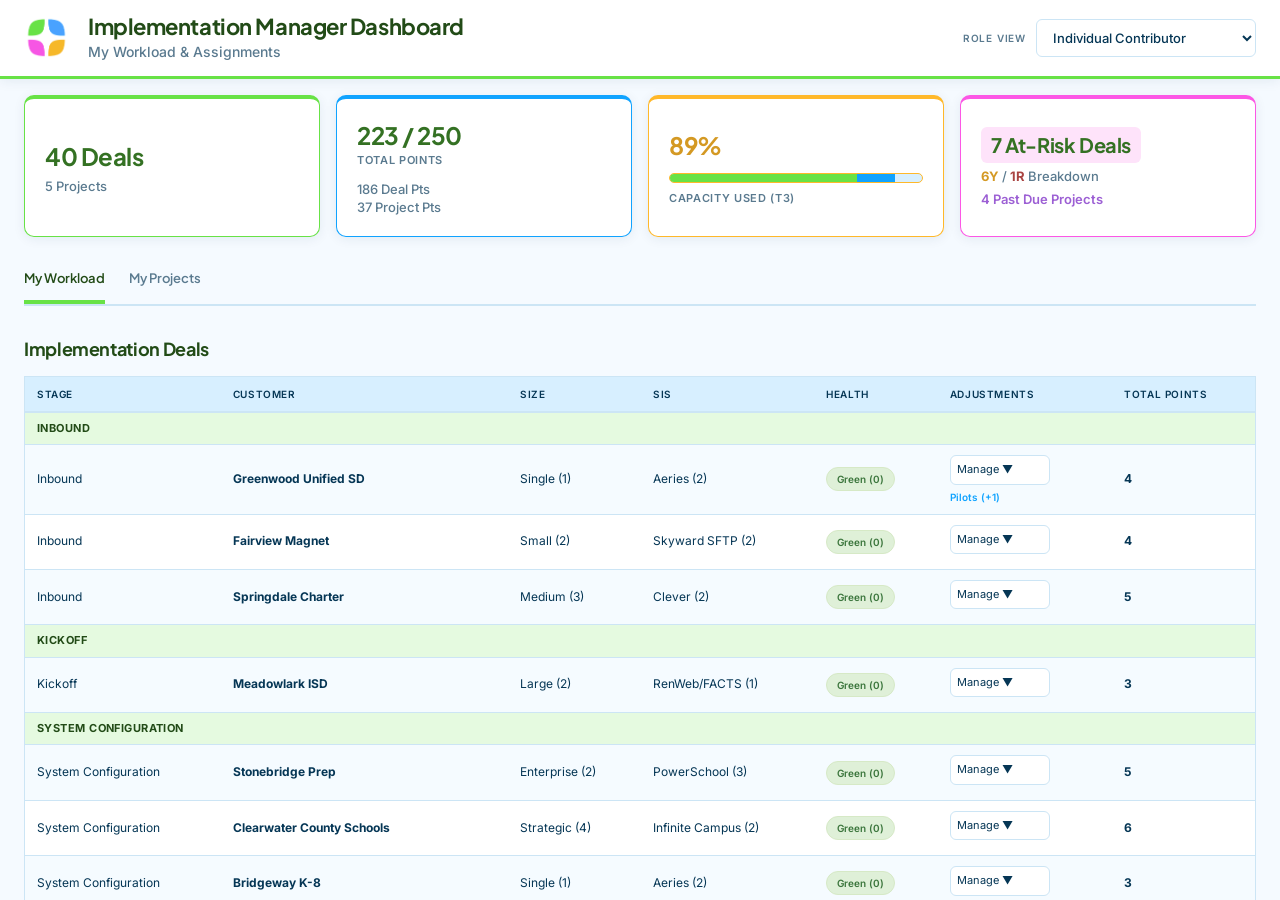
<file: index.html>
<!DOCTYPE html>
<html lang="en">
<head>
  <meta charset="UTF-8" />
  <title>ParentSquare — IM Workload Dashboard</title>
  <meta name="viewport" content="width=device-width, initial-scale=1.0" />
  <link href="https://fonts.googleapis.com/css2?family=Inter:wght@400;500;600;700&family=Plus+Jakarta+Sans:wght@500;600;700&display=swap" rel="stylesheet">
  <link rel="stylesheet" href="shared/brand.css">
  <link rel="stylesheet" href="shared/shell.css">
</head>
<body class="shell">
  <a class="skip-link" href="#dashboard-main">Skip to dashboard content</a>

  <header class="chrome" role="banner">
    <div class="chrome-brand">
      <img src="logo.png" alt="ParentSquare Logo" />
      <div>
        <h1 class="chrome-title">Implementation Manager Dashboard</h1>
        <p id="chrome-sub" class="chrome-sub">My Workload &amp; Assignments</p>
      </div>
    </div>
    <div class="chrome-controls">
      <label for="dashboard-role">Role view</label>
      <select id="dashboard-role" name="dashboard-role" aria-describedby="role-hint">
        <option value="ic">Individual Contributor</option>
        <option value="lead">Team Lead</option>
        <option value="manager">Manager</option>
      </select>
    </div>
    <p id="role-hint" class="sr-only">
      Switches between the individual contributor, team lead, and manager dashboard layouts.
    </p>
  </header>

  <div id="role-announcement" class="sr-only" aria-live="polite" aria-atomic="true"></div>

  <main id="dashboard-main" class="frame-wrap" role="main" aria-label="Dashboard content for selected role">
    <iframe
      id="frame-ic"
      class="is-active"
      title="Individual Contributor — My Workload"
      data-src="ic.html?embed=1"
    ></iframe>
    <iframe
      id="frame-lead"
      title="Team Lead — Territory Overview"
      data-src="LeadView.html?embed=1"
    ></iframe>
    <iframe
      id="frame-manager"
      title="Manager — Total Team Workload"
      data-src="ManagerView.html?embed=1"
    ></iframe>
  </main>

  <script>
    (function () {
      const select = document.getElementById("dashboard-role");
      const subtitle = document.getElementById("chrome-sub");
      const announce = document.getElementById("role-announcement");
      const frames = {
        ic: document.getElementById("frame-ic"),
        lead: document.getElementById("frame-lead"),
        manager: document.getElementById("frame-manager"),
      };
      const meta = {
        ic: {
          subtitle: "My Workload & Assignments",
          announce: "Showing Individual Contributor view — My Workload.",
        },
        lead: {
          subtitle: "EST Regional Workload",
          announce: "Showing Team Lead view — Implementation Team Lead Dashboard.",
        },
        manager: {
          subtitle: "Total Team Workload",
          announce: "Showing Manager view — Total Team Workload.",
        },
      };

      var activeKey = null;
      var dirtyFrames = { ic: false, lead: false, manager: false };
      var SYNC_MSG = { type: "imworkdash-team-updated" };

      function ensureFrameSrc(el) {
        if (!el.getAttribute("src")) {
          el.setAttribute("src", el.getAttribute("data-src"));
        }
      }

      function preloadFrames() {
        Object.keys(frames).forEach(function (k) {
          ensureFrameSrc(frames[k]);
        });
      }

      function activate(key) {
        if (!frames[key] || key === activeKey) return;
        activeKey = key;
        Object.keys(frames).forEach(function (k) {
          const el = frames[k];
          ensureFrameSrc(el);
          el.classList.toggle("is-active", k === key);
        });
        const info = meta[key];
        if (info) {
          subtitle.textContent = info.subtitle;
          announce.textContent = info.announce;
        }
        if (select.value !== key) {
          select.value = key;
        }
        if (location.hash !== "#" + key) {
          history.replaceState(null, "", "#" + key);
        }
        if (dirtyFrames[key]) {
          dirtyFrames[key] = false;
          var frame = frames[key];
          if (frame && frame.contentWindow) {
            try {
              frame.contentWindow.postMessage(SYNC_MSG, "*");
            } catch (err) { /* unloaded */ }
          }
        }
      }

      function keyFromHash() {
        const hash = (location.hash || "").replace(/^#/, "");
        return frames[hash] ? hash : null;
      }

      select.addEventListener("change", function () {
        requestAnimationFrame(function () {
          activate(select.value);
        });
      });

      window.addEventListener("hashchange", function () {
        const key = keyFromHash();
        if (key) activate(key);
      });

      const initial = keyFromHash() || select.value;
      select.value = initial;
      activate(initial);
      requestAnimationFrame(preloadFrames);

      window.addEventListener("message", function (e) {
        if (!e.data || e.data.type !== "imworkdash-team-updated") return;
        Object.keys(frames).forEach(function (key) {
          var frame = frames[key];
          if (!frame || !frame.contentWindow) return;
          if (e.source === frame.contentWindow) return;
          if (key === activeKey) {
            try {
              frame.contentWindow.postMessage(SYNC_MSG, "*");
            } catch (err) { /* cross-origin or unloaded */ }
          } else {
            dirtyFrames[key] = true;
          }
        });
      });
    })();
  </script>
</body>
</html>
</file>
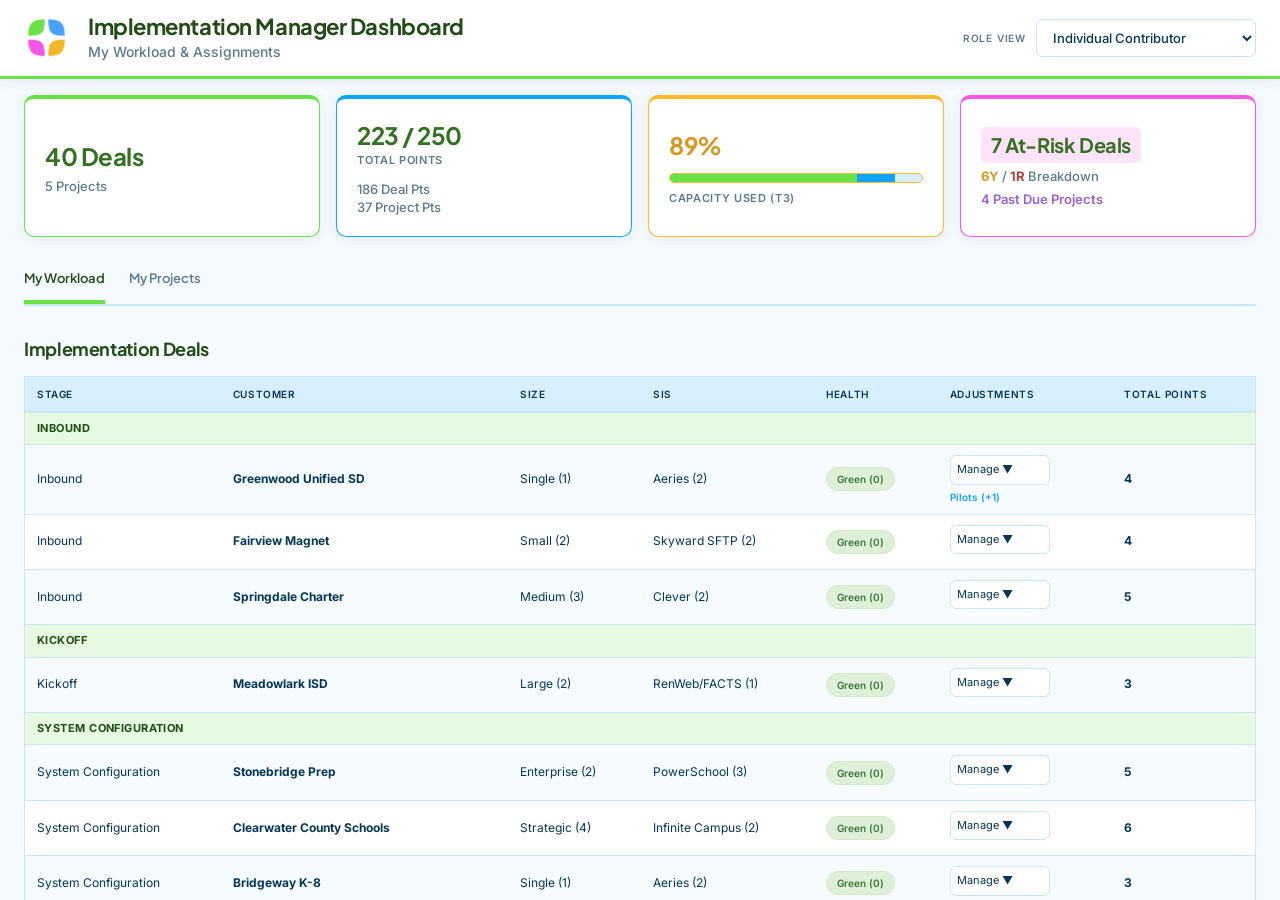
<file: dashboard.html>
<!DOCTYPE html>
<html lang="en">
<head>
  <meta charset="UTF-8" />
  <title>Redirecting…</title>
  <meta http-equiv="refresh" content="0; url=./" />
  <script>
    location.replace("./" + (location.hash || ""));
  </script>
</head>
<body>
  <p><a href="./">Continue to the IM Workload Dashboard</a></p>
</body>
</html>
</file>
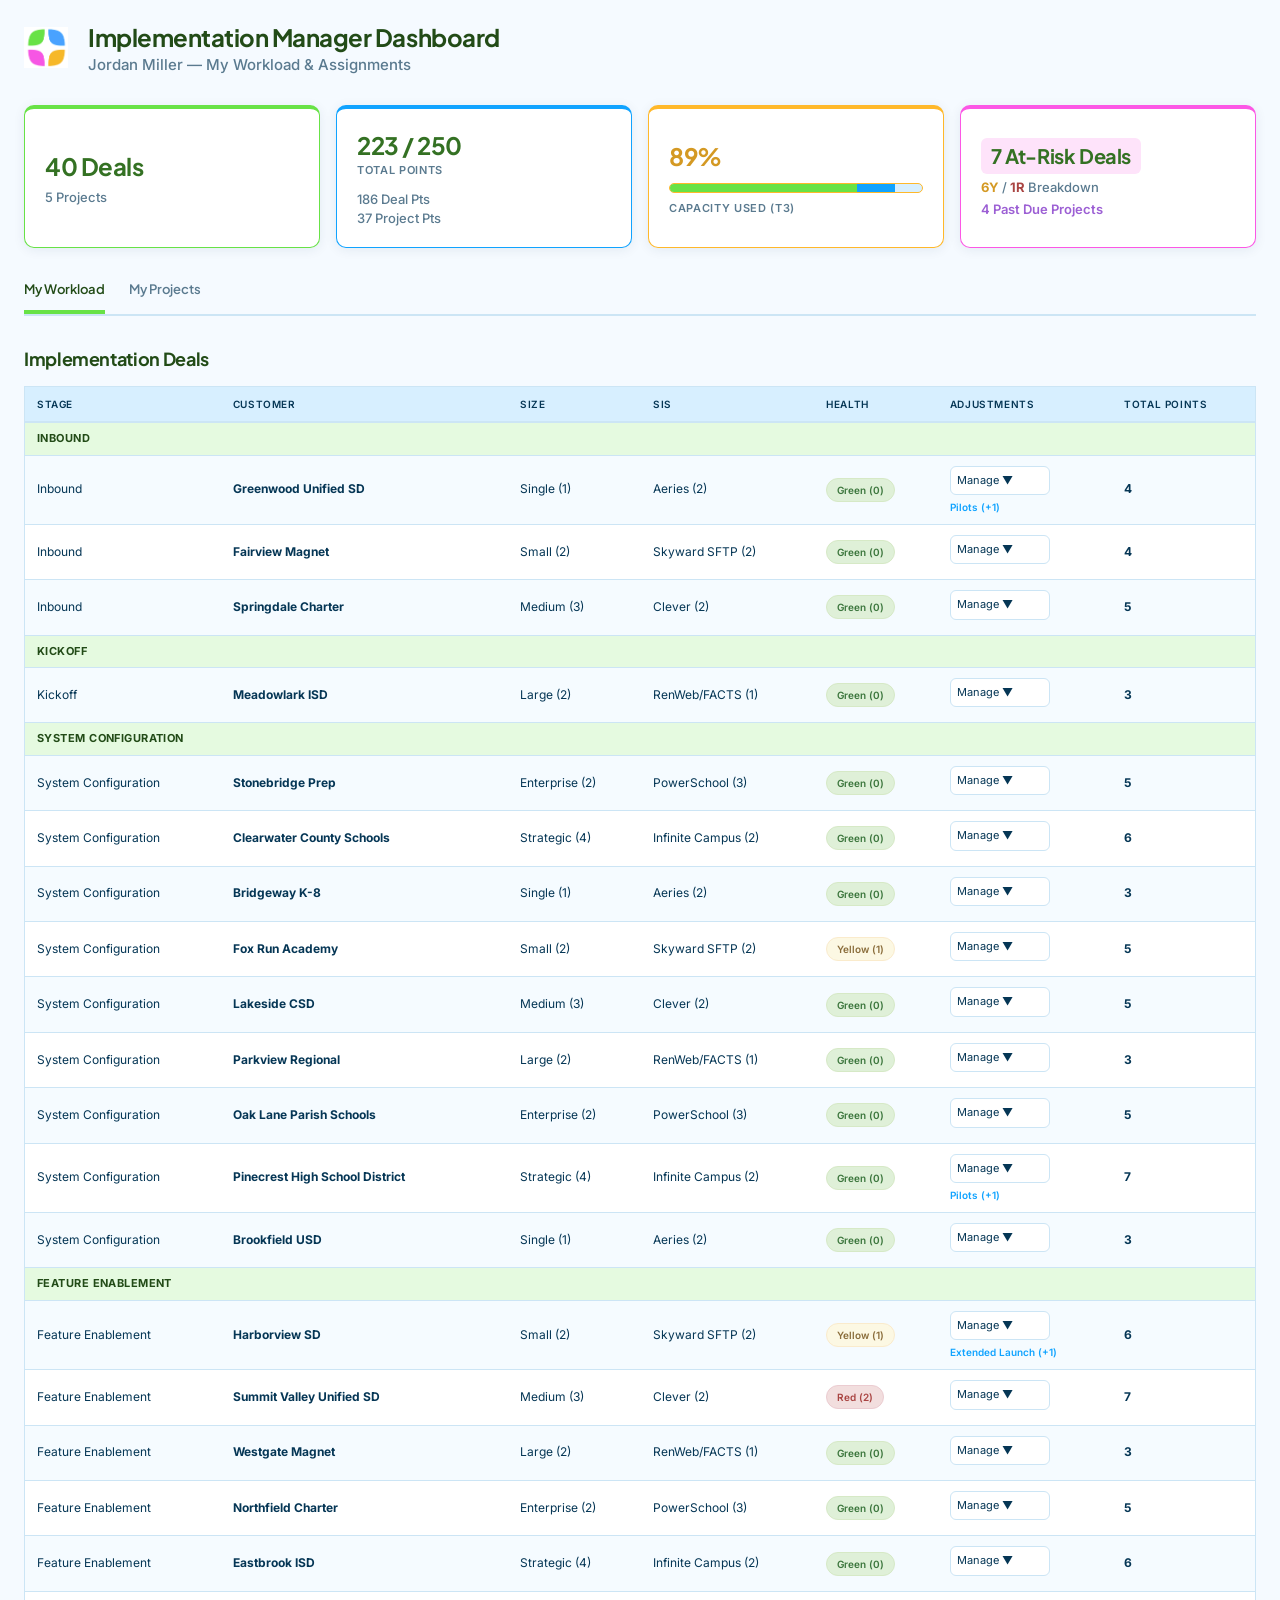
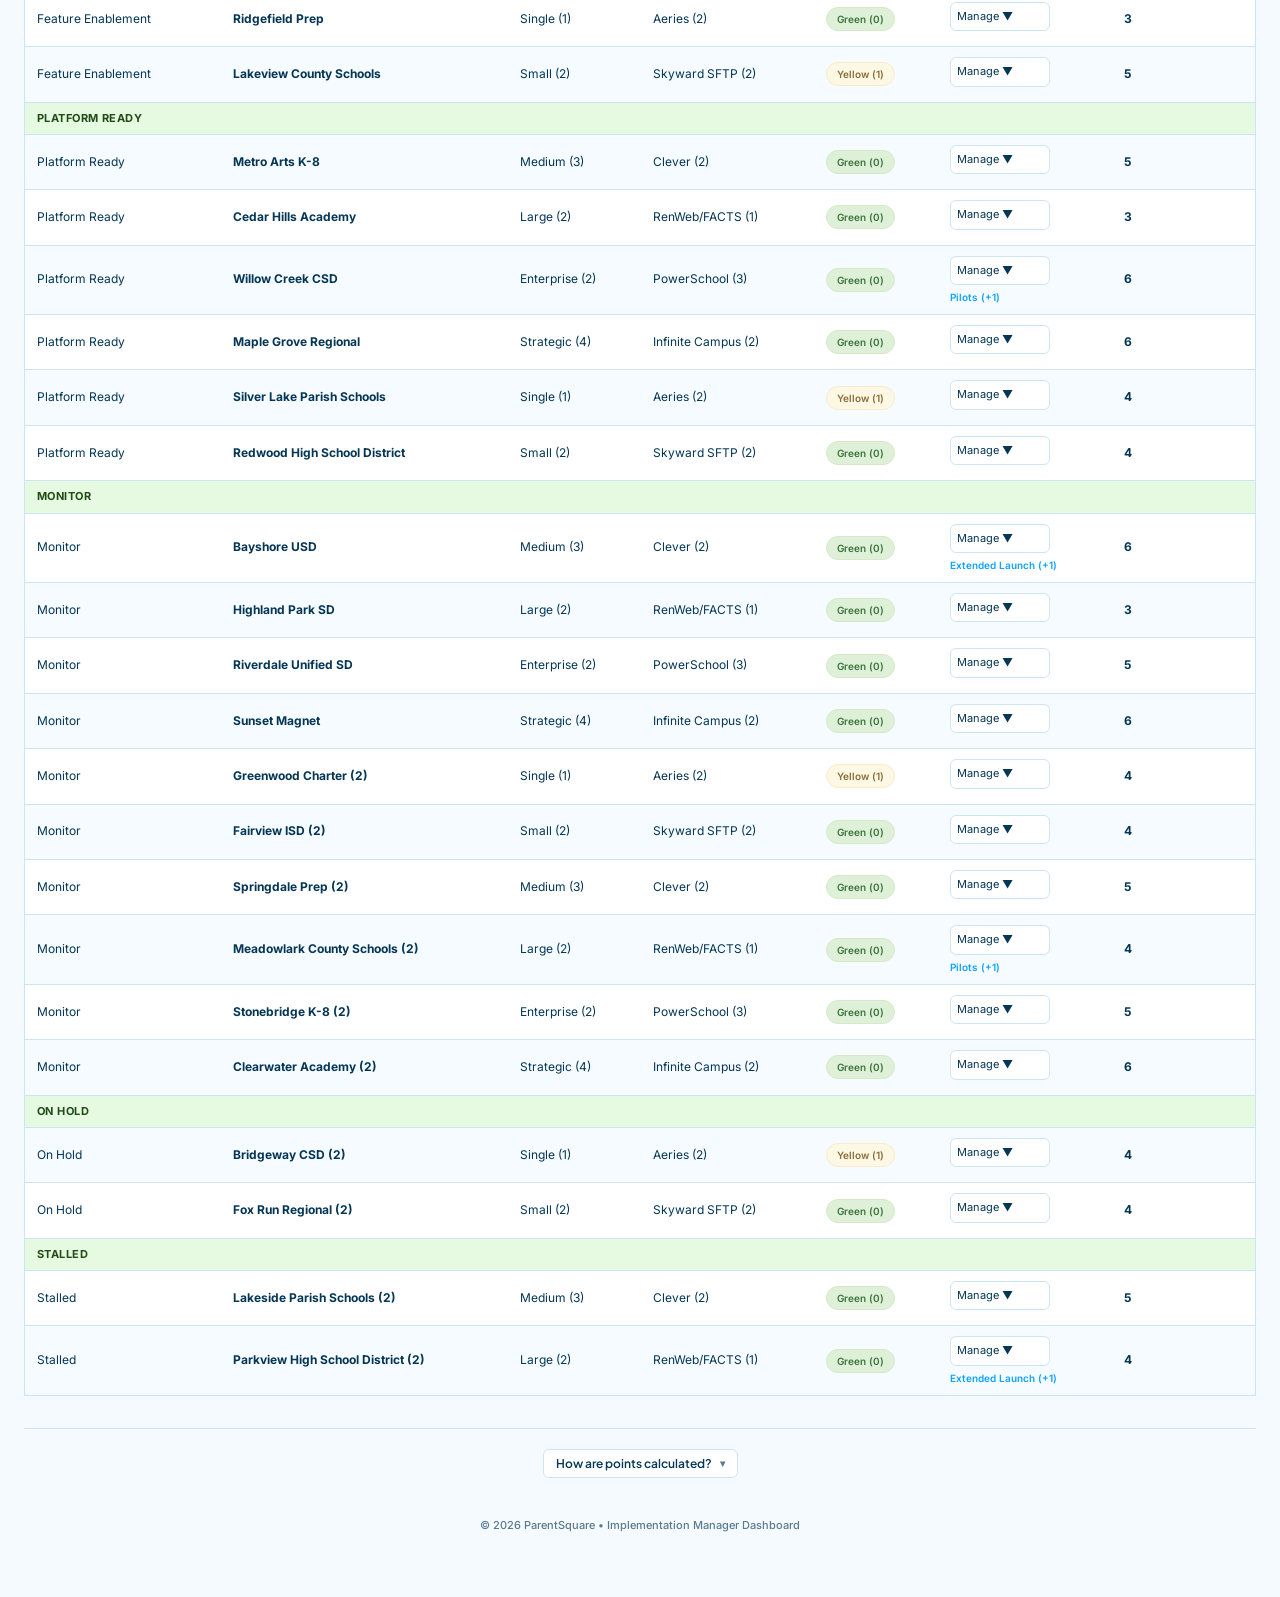
<file: ic.html>
<!DOCTYPE html>
<html lang="en">
<head>
  <meta charset="UTF-8" />
  <title>ParentSquare IM Dashboard</title>
  <meta name="viewport" content="width=device-width, initial-scale=1.0" />
  <link href="https://fonts.googleapis.com/css2?family=Inter:wght@400;500;600;700&family=Plus+Jakarta+Sans:wght@500;600;700&display=swap" rel="stylesheet">
  <link rel="stylesheet" href="shared/brand.css">
  <link rel="stylesheet" href="shared/dashboard.css">
  <link rel="stylesheet" href="shared/embed.css">
  <link rel="stylesheet" href="shared/points-legend.css">
  <script src="shared/embed.js"></script>
  <script src="shared/metrics-format.js"></script>
  <script src="shared/team-data.js"></script>
  <script src="shared/ic-sync.js"></script>
  <script src="shared/projects-data.js"></script>
  <script src="shared/view-sync.js"></script>
  <style>
    .card .main-val { font-size: 24px; }
    .summary-cap-bar { height: 10px; }
    table { margin-bottom: 30px; overflow: visible; }
    .tab-panel { display: none; }
    .tab-panel.active { display: block; }
  </style>
</head>
<body>

<div class="container">
  <header>
    <div class="logo"><img src="logo.png" alt="ParentSquare Logo"></div>
    <div class="header-text">
      <h1>Implementation Manager Dashboard</h1>
      <p>My Workload & Assignments</p>
    </div>
  </header>

  <div class="summary">
    <div class="card card-summary-deals">
        <div class="main-val"><span id="stat-deals-count">0</span> Deals</div>
        <div class="sub-val"><span id="stat-projects-count">0</span> Projects</div>
    </div>
    <div class="card card-summary-points">
        <div class="main-val"><span id="stat-total-pts">0</span> / <span id="stat-tier-max">250</span></div>
        <div class="label" style="margin-top: 0; margin-bottom: 8px;">Total Points</div>
        <div class="sub-val"><span id="stat-deal-pts">0</span> Deal Pts</div>
        <div class="sub-val" style="margin-top: 0;"><span id="stat-proj-pts">0</span> Project Pts</div>
    </div>
    <div class="card card-summary-capacity">
        <div id="stat-cap-pct" class="main-val">0%</div>
        <div class="summary-cap-bar">
            <div id="fill-deals" class="cap-fill-deals"></div>
            <div id="fill-projects" class="cap-fill-projects"></div>
        </div>
        <div class="label">Capacity Used (T3)</div>
    </div>
    <div class="card card-summary-risk">
        <div class="risk-highlight">
            <div id="stat-risk-total" class="main-val" style="font-size: 20px;">0 At-Risk Deals</div>
        </div>
        <div id="stat-risk-breakdown" class="sub-val">0Y / 0R Breakdown</div>
        <div id="stat-past-due-proj" class="sub-val">0 Past Due Projects</div>
    </div>
  </div>

  <div class="sub-tabs main-sub-tabs">
    <div id="tab-my-workload" class="sub-tab active" role="tab" aria-selected="true" tabindex="0" onclick="ICView.switchICTab('workload')">My Workload</div>
    <div id="tab-my-projects" class="sub-tab" role="tab" aria-selected="false" tabindex="0" onclick="ICView.switchICTab('projects')">My Projects</div>
  </div>

  <div id="view-my-workload" class="tab-panel active">
    <div class="section-header">Implementation Deals</div>
    <table>
      <thead><tr><th>Stage</th><th>Customer</th><th>Size</th><th>SIS</th><th>Health</th><th>Adjustments</th><th>Total Points</th></tr></thead>
      <tbody id="my-deals-body"></tbody>
    </table>
  </div>

  <div id="view-my-projects" class="tab-panel">
    <div class="section-header">Strategic Projects</div>
    <table class="projects-table">
      <thead>
        <tr>
          <th>Project Name</th>
          <th>Role</th>
          <th>Type</th>
          <th>Complexity</th>
          <th>Team Size</th>
          <th>Start</th>
          <th>End Date</th>
          <th>Total Points</th>
        </tr>
      </thead>
      <tbody id="my-projects-body"></tbody>
    </table>
  </div>

  <footer>© 2026 ParentSquare • Implementation Manager Dashboard</footer>
</div>

<script src="shared/ic-view.js"></script>
<script src="shared/points-legend.js"></script>
</body>
</html>
</file>
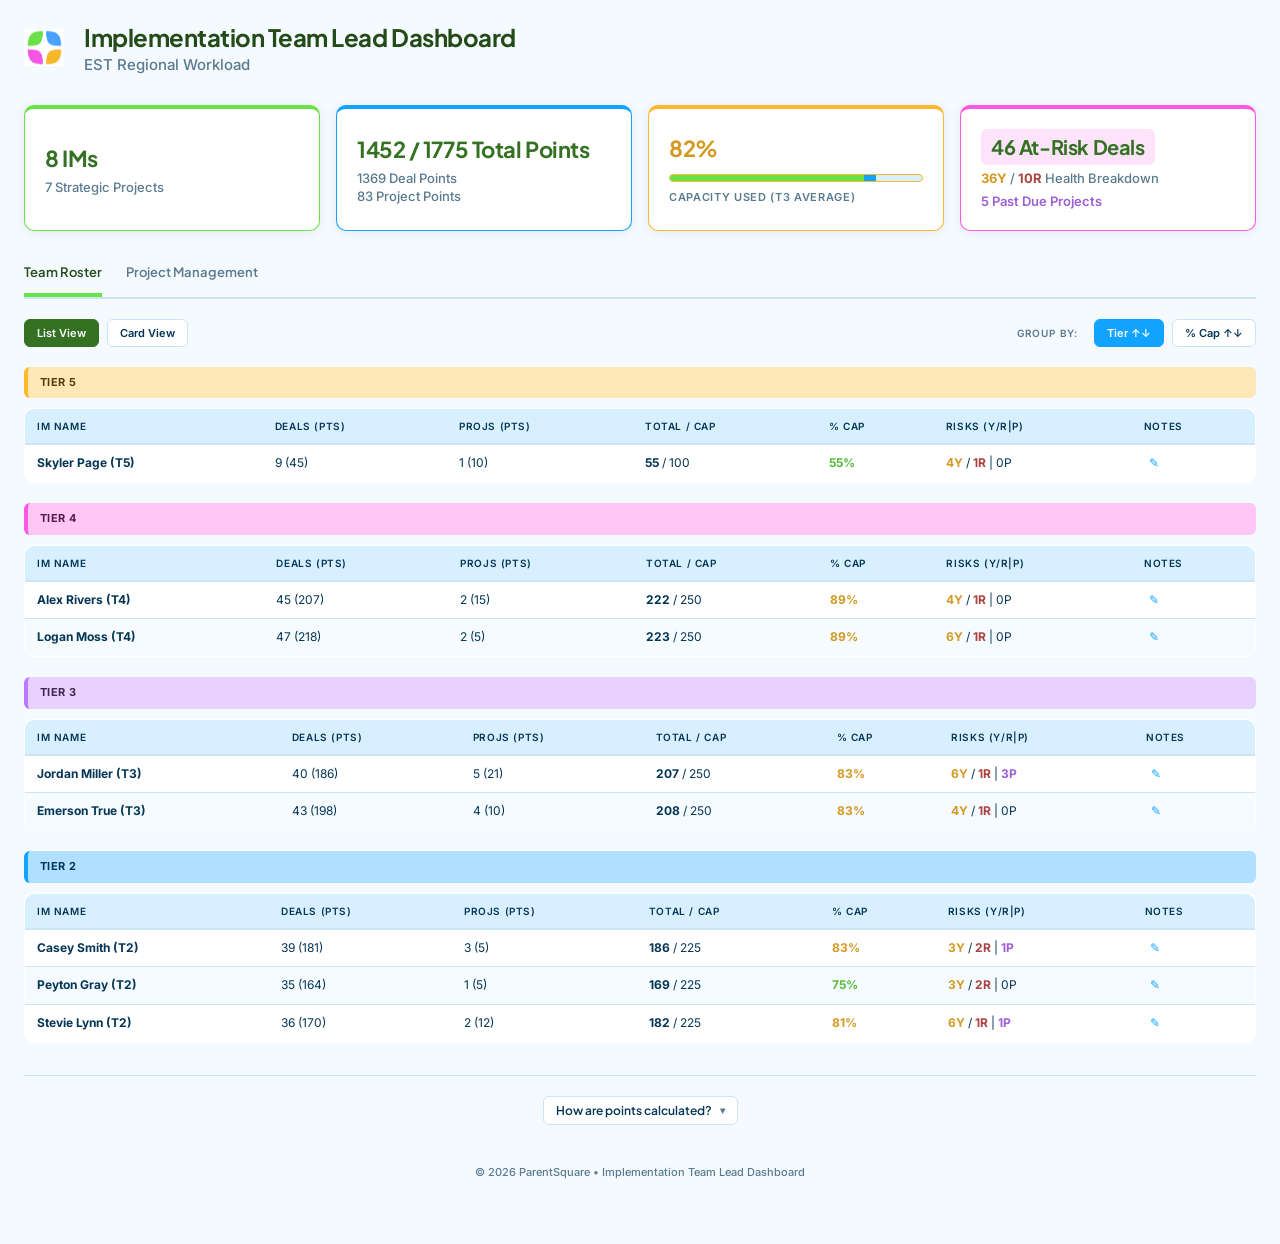
<file: LeadView.html>
<!DOCTYPE html>
<html lang="en">
<head>
  <meta charset="UTF-8" />
  <title>ParentSquare - Territory Overview</title>
  <meta name="viewport" content="width=device-width, initial-scale=1.0" />
  <link href="https://fonts.googleapis.com/css2?family=Inter:wght@400;500;600;700&family=Plus+Jakarta+Sans:wght@500;600;700&display=swap" rel="stylesheet">
  <link rel="stylesheet" href="shared/brand.css">
  <link rel="stylesheet" href="shared/dashboard.css">
  <link rel="stylesheet" href="shared/embed.css">
  <link rel="stylesheet" href="shared/points-legend.css">
  <link rel="stylesheet" href="shared/lead-view.css">
  <script src="shared/embed.js"></script>
  <script src="shared/metrics-format.js"></script>
  <script src="shared/team-data.js"></script>
  <script src="shared/ic-sync.js"></script>
  <script src="shared/projects-data.js"></script>
  <script src="shared/view-sync.js"></script>
  <style>
    .logo img { height: 40px; width: 40px; }
    .modal-overlay.is-open { display: flex; }
  </style>
</head>
<body>

<div class="container">
  <header>
    <div class="logo"><img src="logo.png" alt="ParentSquare"></div>
    <div class="header-text">
      <h1>Implementation Team Lead Dashboard</h1>
      <p id="lead-header-sub">EST Regional Workload</p>
    </div>
  </header>

  <div class="summary">
    <div class="card card-summary-deals">
        <div class="main-val"><span id="t-im-count">0</span> IMs</div>
        <div class="sub-val"><span id="t-strat-proj">0</span> Strategic Projects</div>
    </div>
    <div class="card card-summary-points">
        <div class="main-val"><span id="t-total-pts">0</span> / <span id="t-max-pts">0</span> Total Points</div>
        <div class="sub-val"><span id="t-deal-pts">0</span> Deal Points</div>
        <div class="sub-val" style="margin-top:0;"><span id="t-proj-pts">0</span> Project Points</div>
    </div>
    <div class="card card-summary-capacity">
        <div id="t-cap-pct" class="main-val">0%</div>
        <div class="summary-cap-bar">
            <div id="t-fill-deals" class="cap-fill-deals"></div>
            <div id="t-fill-projects" class="cap-fill-projects"></div>
        </div>
        <div class="label">Capacity Used (T3 Average)</div>
    </div>
    <div class="card card-summary-risk">
        <div class="risk-highlight">
            <div id="t-risk-total" class="main-val" style="font-size: 20px;">0 At-Risk Deals</div>
        </div>
        <div id="t-risk-breakdown" class="sub-val">0Y / 0R Health Breakdown</div>
        <div id="t-past-due-proj" class="sub-val">0 Past Due Projects</div>
    </div>
  </div>

  <div class="sub-tabs lead-main-tabs">
    <div id="lead-tab-roster" class="sub-tab active" onclick="LeadView.switchMainTab('roster')">Team Roster</div>
    <div id="lead-tab-projects" class="sub-tab" onclick="LeadView.switchMainTab('projects')">Project Management</div>
  </div>

  <div id="lead-view-roster" class="lead-tab-panel active">
    <div class="controls">
      <div class="control-group">
        <button id="btn-list" class="btn-action active" onclick="LeadView.switchLayout('list')">List View</button>
        <button id="btn-card" class="btn-action" onclick="LeadView.switchLayout('card')">Card View</button>
      </div>
      <div class="control-group">
        <span class="eyebrow" style="margin-right: 8px;">Group By:</span>
        <button id="sort-tier" class="btn-action btn-sort active-sort" onclick="LeadView.setSort('tier')">Tier ↑↓</button>
        <button id="sort-cap" class="btn-action btn-sort" onclick="LeadView.setSort('cap')">% Cap ↑↓</button>
      </div>
    </div>
    <div id="territory-display"></div>
  </div>

  <div id="lead-view-projects" class="lead-tab-panel">
    <div class="sub-tabs assignment-sub-tabs lead-project-subtabs">
      <div id="lead-proj-tab-roster" class="sub-tab active" onclick="LeadView.switchProjectSubTab('roster')">Project Roster</div>
      <div id="lead-proj-tab-mine" class="sub-tab" onclick="LeadView.switchProjectSubTab('mine')">My Projects</div>
      <div id="lead-proj-tab-new" class="sub-tab" onclick="LeadView.switchProjectSubTab('new')">New Project</div>
    </div>

    <div id="lead-proj-panel-roster" class="lead-project-panel active">
      <div class="section-header">Project Roster</div>
      <p class="lead-form-hint" style="margin-top:-8px; margin-bottom:14px;">Strategic projects for <span id="lead-tz-label">EST</span>. IMs from any time zone may collaborate (0–6 contributors per project; lead is separate).</p>

      <div class="lead-roster-section">
        <div class="section-header lead-roster-section-title">Territory Project Leads</div>
        <p class="lead-form-hint lead-roster-section-desc">Projects whose <strong>lead</strong> is an IM in <span class="lead-tz-label-inline">EST</span> — all contributors are listed (any region, not bolded).</p>
        <table class="projects-table projects-table--territory-leads">
          <colgroup>
            <col class="col-project">
            <col class="col-lead">
            <col class="col-role">
            <col class="col-type">
            <col class="col-complexity">
            <col class="col-team-size">
            <col class="col-start">
            <col class="col-end">
            <col class="col-contributors">
            <col class="col-sponsor">
            <col class="col-points">
            <col class="col-edit">
          </colgroup>
          <thead>
            <tr>
              <th class="col-project">Project</th>
              <th class="col-lead">Lead</th>
              <th class="col-role">Role</th>
              <th class="col-type">Type</th>
              <th class="col-complexity">Complexity</th>
              <th class="col-team-size">Team Size</th>
              <th class="col-start">Start</th>
              <th class="col-end">End</th>
              <th class="col-contributors">Contributors</th>
              <th class="col-sponsor">Sponsor</th>
              <th class="col-points">Total Points</th>
              <th class="col-edit" aria-label="Edit"></th>
            </tr>
          </thead>
          <tbody id="lead-project-roster-leads-body"></tbody>
        </table>
      </div>

      <div class="lead-roster-section lead-roster-section--by-im">
        <div class="section-header lead-roster-section-title">Projects by <span class="lead-tz-label-inline">EST</span> IM</div>
        <p class="lead-form-hint lead-roster-section-desc">Each <span class="lead-tz-label-inline">EST</span> IM — projects they <strong>lead</strong> or <strong>contribute</strong> to. Click a name to expand or collapse.</p>
        <div class="controls lead-im-project-controls">
          <div class="control-group">
            <span class="eyebrow" style="margin-right: 8px;">Sort by:</span>
            <button id="lead-im-sort-tier" type="button" class="btn-action btn-sort active-sort" onclick="LeadView.setImProjectSort()">Tier ↑↓</button>
          </div>
          <span id="lead-im-sort-hint" class="lead-form-hint lead-im-sort-hint">Highest tier first</span>
        </div>
        <div id="lead-im-project-sections"></div>
      </div>
    </div>

    <div id="lead-proj-panel-mine" class="lead-project-panel">
      <div class="section-header">My Projects</div>
      <p class="lead-form-hint" style="margin-top:-8px; margin-bottom:14px;">Projects assigned to <span id="lead-persona-label">Alex Rivers</span> (visible after start date).</p>
      <table class="projects-table">
        <thead>
          <tr>
            <th>Project Name</th>
            <th>Role</th>
            <th>Type</th>
            <th>Complexity</th>
            <th>Team Size</th>
            <th>Start</th>
            <th>End</th>
            <th>Total Points</th>
          </tr>
        </thead>
        <tbody id="lead-my-projects-body"></tbody>
      </table>
    </div>

    <div id="lead-proj-panel-new" class="lead-project-panel">
      <div class="section-header">New Project</div>
      <form id="lead-new-project-form" class="lead-new-project-form" onsubmit="LeadView.submitNewProject(event)">
        <div class="lead-form-field">
          <label for="np-name">Project name</label>
          <input type="text" id="np-name" required placeholder="e.g. District Communications Rollout">
        </div>
        <div class="lead-form-field">
          <label for="np-lead">Project lead</label>
          <select id="np-lead" required onchange="LeadView.onNewProjectLeadChange()"></select>
          <p class="lead-form-hint"><span id="lead-tz-hint">EST</span> territory — <strong>Tier 3+</strong> only (T1/T2 cannot lead).</p>
        </div>
        <div class="lead-form-field">
          <label for="np-contributors">IMs working on the project</label>
          <div class="lead-contrib-picker">
            <div class="lead-contrib-picker-row">
              <select id="np-contributors"></select>
              <button type="button" class="btn-action" id="np-contrib-add" onclick="LeadView.addProjectContributor()">Add</button>
            </div>
            <ul id="np-contributors-list" class="lead-contrib-list" aria-live="polite"></ul>
          </div>
          <p class="lead-form-hint" id="np-contrib-hint">Select one IM at a time — up to <strong>6</strong> contributors (<strong>Tier 2+</strong>; T1 excluded). All regions.</p>
        </div>
        <div class="lead-form-field">
          <label for="np-total-contributors">Total contributors (all teams)</label>
          <input type="number" id="np-total-contributors" min="0" step="1" value="0" required>
          <p class="lead-form-hint">Org-wide headcount for contributor-scope points (must be ≥ listed IMs above).</p>
        </div>
        <div class="lead-form-row">
          <div class="lead-form-field">
            <label for="np-type">Type of project</label>
            <select id="np-type" required>
              <option value="Internal">Internal</option>
              <option value="Cross-Collaboration">Cross-Collaboration</option>
            </select>
          </div>
          <div class="lead-form-field">
            <label for="np-complexity">Complexity</label>
            <select id="np-complexity" required>
              <option value="Easy">Easy</option>
              <option value="Medium">Medium</option>
              <option value="Hard">Hard</option>
            </select>
          </div>
        </div>
        <div class="lead-form-field">
          <label for="np-sponsor">Project sponsor</label>
          <select id="np-sponsor" required></select>
        </div>
        <div class="lead-form-row">
          <div class="lead-form-field">
            <label for="np-start">Start date</label>
            <input type="date" id="np-start" required>
            <p class="lead-form-hint">When the project appears in each IC’s My Projects tab.</p>
          </div>
          <div class="lead-form-field">
            <label for="np-end">End date</label>
            <input type="date" id="np-end" required>
          </div>
        </div>
        <p id="lead-form-success" class="lead-form-success">Project submitted and assigned to roster.</p>
        <div class="lead-form-actions">
          <button type="button" class="btn-action" onclick="LeadView.resetNewProjectForm()">Clear</button>
          <button type="submit" class="btn-action active">Submit Project</button>
        </div>
      </form>
    </div>
  </div>

  <div id="project-edit-modal" class="modal-overlay">
    <div class="modal modal--project-edit">
      <h3 id="project-edit-modal-title" class="lead-project-edit-title">Edit project</h3>
      <form id="lead-edit-project-form" class="lead-new-project-form lead-edit-project-form" onsubmit="LeadView.submitEditProject(event)">
        <div class="lead-form-field">
          <label for="ep-name">Project name</label>
          <input type="text" id="ep-name" required>
        </div>
        <div class="lead-form-field">
          <label for="ep-lead">Project lead</label>
          <select id="ep-lead" required onchange="LeadView.onEditProjectLeadChange()"></select>
          <p class="lead-form-hint"><span id="ep-tz-hint">EST</span> territory — <strong>Tier 3+</strong> only (T1/T2 cannot lead).</p>
        </div>
        <div class="lead-form-field">
          <label for="ep-contributors">IMs working on the project</label>
          <div class="lead-contrib-picker">
            <div class="lead-contrib-picker-row">
              <select id="ep-contributors"></select>
              <button type="button" class="btn-action" id="ep-contrib-add" onclick="LeadView.addEditProjectContributor()">Add</button>
            </div>
            <ul id="ep-contributors-list" class="lead-contrib-list" aria-live="polite"></ul>
          </div>
          <p class="lead-form-hint" id="ep-contrib-hint">Select one IM at a time — up to <strong>6</strong> contributors.</p>
        </div>
        <div class="lead-form-field">
          <label for="ep-total-contributors">Total contributors (all teams)</label>
          <input type="number" id="ep-total-contributors" min="0" step="1" value="0" required>
          <p class="lead-form-hint">Org-wide headcount for contributor-scope points (must be ≥ listed IMs above).</p>
        </div>
        <div class="lead-form-row">
          <div class="lead-form-field">
            <label for="ep-type">Type of project</label>
            <select id="ep-type" required>
              <option value="Internal">Internal</option>
              <option value="Cross-Collaboration">Cross-Collaboration</option>
            </select>
          </div>
          <div class="lead-form-field">
            <label for="ep-complexity">Complexity</label>
            <select id="ep-complexity" required>
              <option value="Easy">Easy</option>
              <option value="Medium">Medium</option>
              <option value="Hard">Hard</option>
            </select>
          </div>
        </div>
        <div class="lead-form-field">
          <label for="ep-sponsor">Project sponsor</label>
          <select id="ep-sponsor" required></select>
        </div>
        <div class="lead-form-row">
          <div class="lead-form-field">
            <label for="ep-start">Start date</label>
            <input type="date" id="ep-start" required>
          </div>
          <div class="lead-form-field">
            <label for="ep-end">End date</label>
            <input type="date" id="ep-end" required>
          </div>
        </div>
        <div class="lead-form-actions">
          <button type="button" class="btn-action" onclick="LeadView.closeEditProjectModal()">Cancel</button>
          <button type="submit" class="btn-action active">Save changes</button>
        </div>
      </form>
    </div>
  </div>

  <div id="note-modal" class="modal-overlay">
    <div class="modal">
      <h3 id="modal-im-name" style="margin:0; font-size:14px; color:var(--ps-dark-green);">Edit Notes</h3>
      <textarea id="note-text"></textarea>
      <div style="display:flex; justify-content:flex-end; gap:8px;">
        <button class="btn-action" onclick="LeadView.closeModal()">Cancel</button>
        <button class="btn-action active" onclick="LeadView.saveNote()">Save</button>
      </div>
    </div>
  </div>

  <footer>© 2026 ParentSquare • Implementation Team Lead Dashboard</footer>
</div>

<script src="shared/lead-view.js"></script>
<script src="shared/points-legend.js"></script>
</body>
</html>
</file>
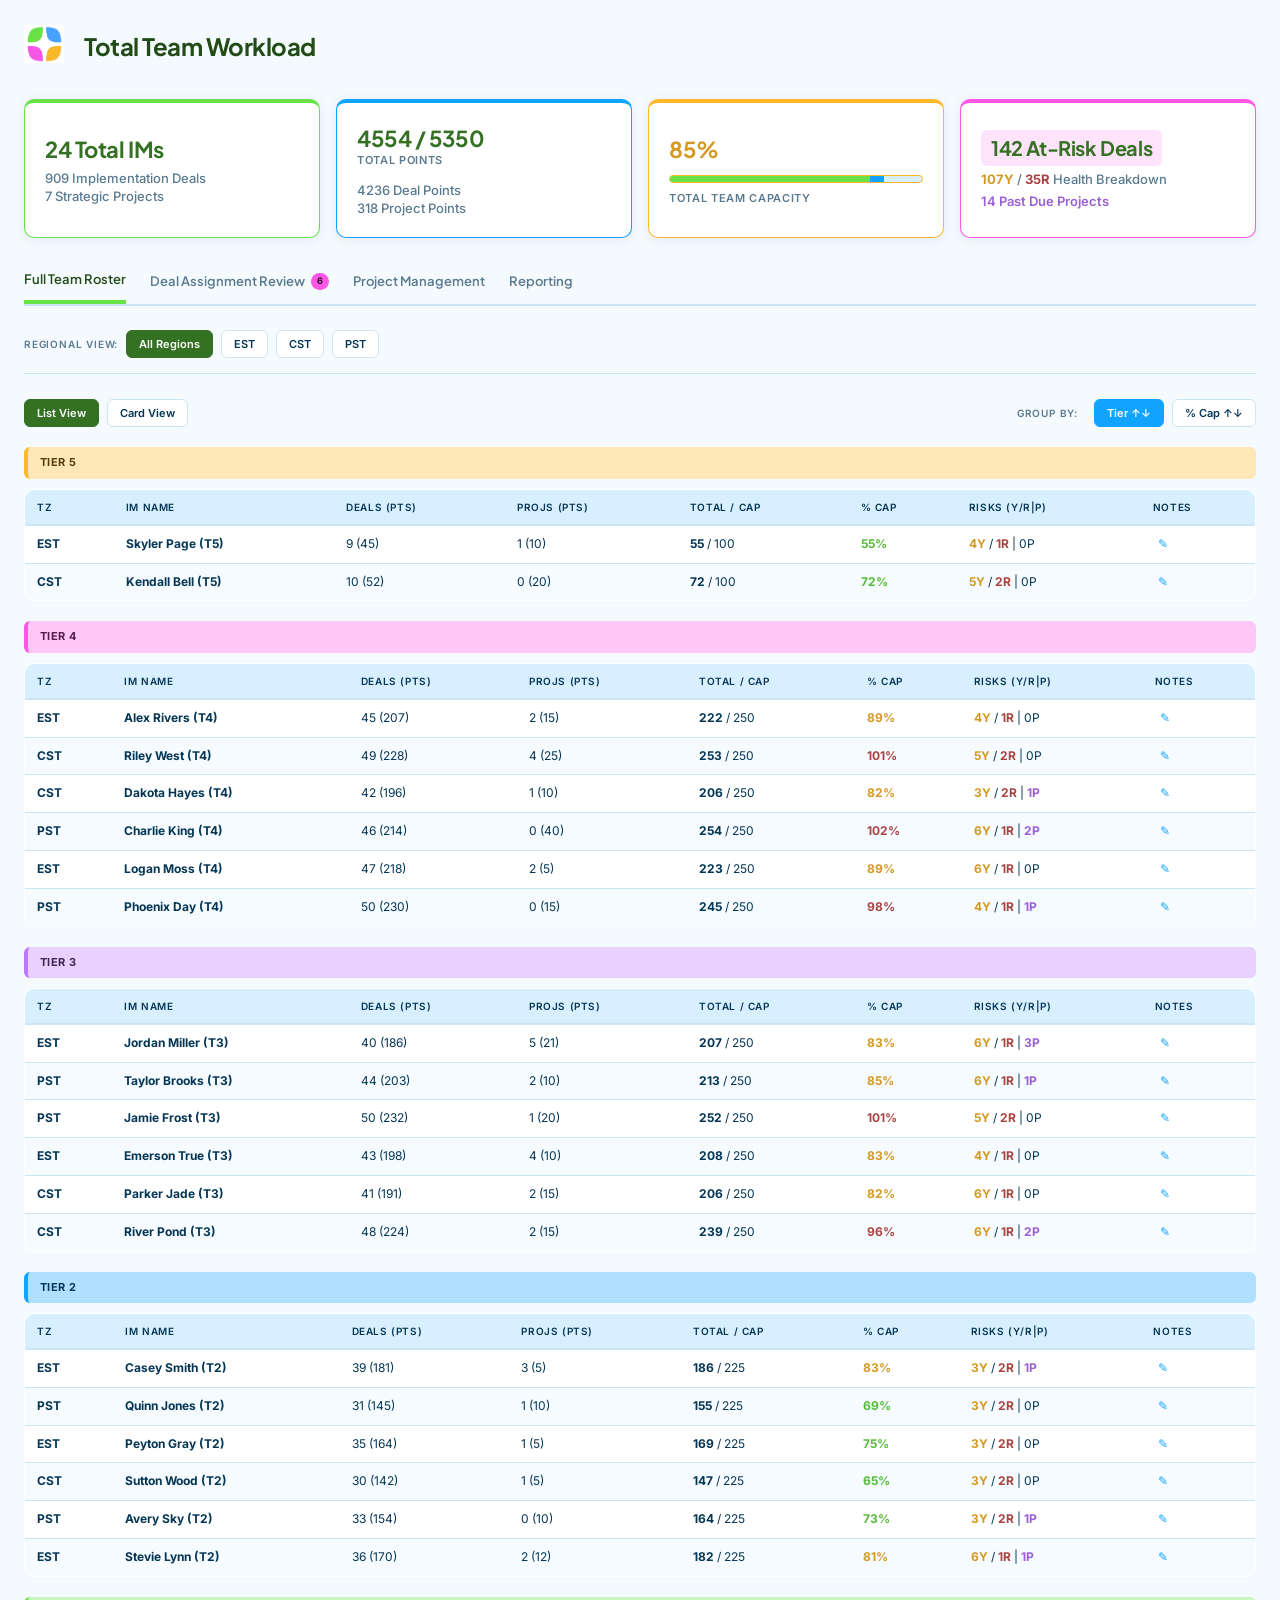
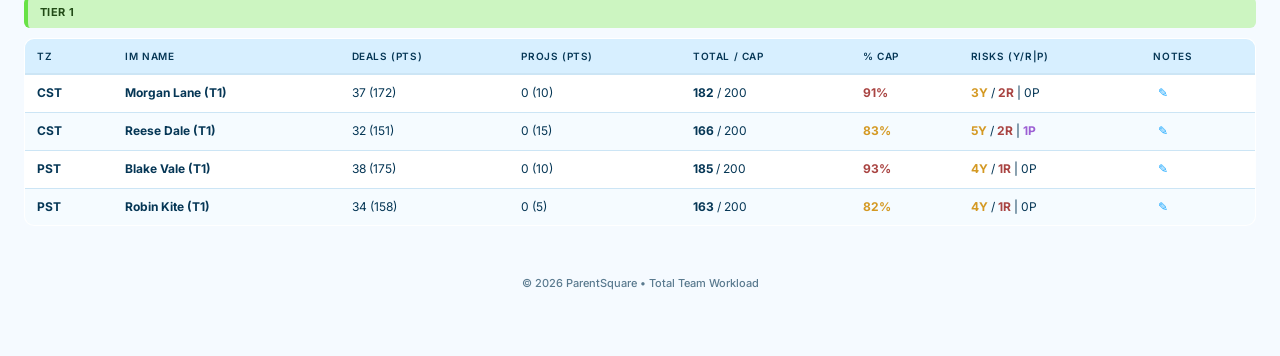
<file: ManagerView.html>
<!DOCTYPE html>
<html lang="en">
<head>
  <meta charset="UTF-8" />
  <title>ParentSquare - Total Team Workload</title>
  <meta name="viewport" content="width=device-width, initial-scale=1.0" />
  <link href="https://fonts.googleapis.com/css2?family=Inter:wght@400;500;600;700&family=Plus+Jakarta+Sans:wght@500;600;700&display=swap" rel="stylesheet">
  <link rel="stylesheet" href="shared/brand.css">
  <link rel="stylesheet" href="shared/dashboard.css">
  <link rel="stylesheet" href="shared/embed.css">
  <script src="shared/embed.js"></script>
  <script src="shared/metrics-format.js"></script>
  <script src="shared/team-data.js"></script>
  <script src="shared/ic-sync.js"></script>
  <script src="shared/projects-data.js"></script>
  <script src="shared/view-sync.js"></script>
  <link rel="stylesheet" href="manager-view/manager-view.css">
  <link rel="stylesheet" href="shared/lead-view.css">
  <link rel="stylesheet" href="manager-view/reporting.css">
  <script src="shared/fiscal-calendar.js"></script>
  <script src="shared/chart-loader.js"></script>
</head>
<body>

<div class="container">
  <header>
    <div class="logo"><img src="logo.png" alt="ParentSquare"></div>
    <div class="header-text">
      <h1>Total Team Workload</h1>
    </div>
  </header>

  <div class="summary">
    <div class="card card-summary-deals">
        <div class="main-val"><span id="t-im-count">0</span> Total IMs</div>
        <div class="sub-val"><span id="t-deal-count">0</span> Implementation Deals</div>
        <div class="sub-val" style="margin-top:0;"><span id="t-strat-proj">0</span> Strategic Projects</div>
    </div>
    <div class="card card-summary-points">
        <div class="main-val"><span id="t-total-pts">0</span> / <span id="t-max-pts">0</span></div>
        <div class="label" style="margin-top: 0; margin-bottom: 8px;">Total Points</div>
        <div class="sub-val"><span id="t-deal-pts">0</span> Deal Points</div>
        <div class="sub-val" style="margin-top: 0;"><span id="t-proj-pts">0</span> Project Points</div>
    </div>
    <div class="card card-summary-capacity">
        <div id="t-cap-pct" class="main-val">0%</div>
        <div class="summary-cap-bar">
            <div id="t-fill-deals" class="cap-fill-deals"></div>
            <div id="t-fill-projects" class="cap-fill-projects"></div>
        </div>
        <div class="label">Total Team Capacity</div>
    </div>
    <div class="card card-summary-risk">
        <div class="risk-highlight">
            <div id="t-risk-total" class="main-val" style="font-size: 20px;">0 At-Risk Deals</div>
        </div>
        <div id="t-risk-breakdown" class="sub-val">0Y / 0R Health Breakdown</div>
        <div id="t-past-due-proj" class="sub-val">0 Past Due Projects</div>
    </div>
  </div>

  <div class="sub-tabs main-sub-tabs">
    <div id="tab-roster" class="sub-tab active" onclick="switchSubTab('roster')">Full Team Roster</div>
    <div id="tab-assignment" class="sub-tab" onclick="switchSubTab('assignment')">
        Deal Assignment Review <span id="assignment-badge" class="tab-badge">0</span>
    </div>
    <div id="tab-projects" class="sub-tab" onclick="switchSubTab('projects')">Project Management</div>
    <div id="tab-reporting" class="sub-tab" onclick="switchSubTab('reporting')">Reporting</div>
  </div>

  <div class="controls filter-bar">
    <div class="control-group">
      <span class="eyebrow">Regional View:</span>
      <button class="btn-action filter-tz active" onclick="setTZFilter('all', this)">All Regions</button>
      <button class="btn-action filter-tz" onclick="setTZFilter('EST', this)">EST</button>
      <button class="btn-action filter-tz" onclick="setTZFilter('CST', this)">CST</button>
      <button class="btn-action filter-tz" onclick="setTZFilter('PST', this)">PST</button>
    </div>
  </div>

  <div id="view-roster" class="tab-content">
    <div class="controls">
      <div class="control-group">
        <button id="btn-list" class="btn-action active" onclick="switchLayout('list')">List View</button>
        <button id="btn-card" class="btn-action" onclick="switchLayout('card')">Card View</button>
      </div>
      <div class="control-group">
        <span class="eyebrow" style="margin-right: 8px;">Group By:</span>
        <button id="sort-tier" class="btn-action btn-sort active-sort" onclick="setSort('tier')">Tier ↑↓</button>
        <button id="sort-cap" class="btn-action btn-sort" onclick="setSort('cap')">% Cap ↑↓</button>
      </div>
    </div>
    <div id="team-display"></div>
  </div>

  <div id="view-assignment" class="tab-content" style="display:none;">
    <div class="assignment-sub-tabs sub-tabs">
      <div id="assignment-tab-queue" class="sub-tab active" onclick="switchAssignmentSubTab('queue')">New Deal Queue <span id="queue-badge" class="tab-badge">0</span></div>
      <div id="assignment-tab-rotation" class="sub-tab" onclick="switchAssignmentSubTab('rotation')">Rotation Removal Alerts <span id="rotation-badge" class="tab-badge">0</span></div>
      <div id="assignment-tab-eligibility" class="sub-tab" onclick="switchAssignmentSubTab('eligibility')">IM Account Eligibility</div>
    </div>

    <div id="assignment-view-queue" class="assignment-tab-panel">
      <div id="deal-queue-container"></div>
    </div>

    <div id="assignment-view-rotation" class="assignment-tab-panel" style="display:none;">
      <div class="section-header">Rotation Removal Alerts</div>
      <p class="rotation-section-desc">Auto-removed for capacity or velocity — set a return date to move IMs to the list below.</p>
      <div id="alerts-container"></div>

      <div class="section-header rotation-removed-header">Currently Removed from Rotation</div>
      <p class="rotation-section-desc">IMs off the deal assignment queue with a scheduled return, plus manual removals.</p>
      <div id="removed-from-queue-container"></div>

      <div class="section-header">Manual Rotation Removal</div>
      <div class="search-panel rotation-manual-panel">
        <label class="rotation-select-label" for="manual-im-select">Select IM</label>
        <select id="manual-im-select" class="rotation-im-select"></select>
        <button type="button" class="btn-action active rotation-remove-btn" onclick="openRotationRemovalModal()">Remove from Rotation</button>
      </div>
    </div>

    <div id="assignment-view-eligibility" class="assignment-tab-panel" style="display:none;">
      <div id="eligibility-container"></div>
    </div>
  </div>

  <div id="view-projects" class="tab-content" style="display:none;">
    <div class="sub-tabs assignment-sub-tabs mgr-project-subtabs">
      <div id="mgr-proj-tab-roster" class="sub-tab active" onclick="ManagerProjects.switchProjectSubTab('roster')">Project Roster</div>
      <div id="mgr-proj-tab-mine" class="sub-tab" onclick="ManagerProjects.switchProjectSubTab('mine')">My Projects</div>
    </div>

    <div id="mgr-proj-panel-roster" class="lead-project-panel active">
      <div class="section-header">Project Roster</div>
      <p class="lead-form-hint" style="margin-top:-8px; margin-bottom:14px;">
        Strategic projects for <span class="mgr-tz-label-inline">All Regions</span>.
        Listed by IM (Tier 2+, T1 excluded) in the current <strong>Regional View</strong> filter — expand each IM to see projects they lead or contribute to.
      </p>
      <div class="lead-roster-section lead-roster-section--by-im mgr-project-roster-by-im">
        <div class="section-header lead-roster-section-title">Projects by IM — <span class="mgr-tz-label-inline">All Regions</span></div>
        <p class="lead-form-hint lead-roster-section-desc">Click an IM to expand or collapse their projects.</p>
        <div class="controls lead-im-project-controls">
          <div class="control-group">
            <span class="eyebrow" style="margin-right: 8px;">Sort by:</span>
            <button id="mgr-im-sort-tier" type="button" class="btn-action btn-sort active-sort" onclick="ManagerProjects.setImProjectSort()">Tier ↑↓</button>
          </div>
          <span id="mgr-im-sort-hint" class="lead-form-hint lead-im-sort-hint">Highest tier first</span>
        </div>
        <div id="mgr-im-project-sections"></div>
      </div>
    </div>

    <div id="mgr-proj-panel-mine" class="lead-project-panel">
      <div class="section-header">My Projects</div>
      <p class="lead-form-hint" style="margin-top:-8px; margin-bottom:14px;">
        Projects you <strong>sponsor</strong> as <span id="mgr-sponsor-label">Morgan Tate — Implementation Manager</span>.
        Implementation managers do not serve as project leads; this list is sponsor assignments only (filtered by <strong>Regional View</strong>).
      </p>
      <table class="projects-table">
        <thead>
          <tr>
            <th>Project</th>
            <th>Project Lead</th>
            <th>Type</th>
            <th>Complexity</th>
            <th>Team Size</th>
            <th>Start</th>
            <th>End</th>
            <th>Contributors</th>
            <th>Ref. Points</th>
          </tr>
        </thead>
        <tbody id="mgr-my-projects-body"></tbody>
      </table>
    </div>
  </div>

  <div id="view-reporting" class="tab-content" style="display:none;">
    <div class="reporting-toolbar">
      <div class="reporting-toolbar-group reporting-toolbar-group--modes">
        <span class="eyebrow">Date Range:</span>
        <label class="reporting-date-mode"><input type="radio" name="report-date-mode" value="quarter" checked> Fiscal Quarter</label>
        <label class="reporting-date-mode"><input type="radio" name="report-date-mode" value="fiscal-year"> Full Fiscal Year</label>
        <label class="reporting-date-mode"><input type="radio" name="report-date-mode" value="calendar"> Calendar Dates</label>
      </div>
      <div id="report-panel-quarter" class="reporting-toolbar-group reporting-date-panel">
        <label for="report-quarter-select">Quarter</label>
        <select id="report-quarter-select"></select>
      </div>
      <div id="report-panel-fiscal-year" class="reporting-toolbar-group reporting-date-panel" style="display:none;">
        <label for="report-fiscal-year-select">Fiscal Year</label>
        <select id="report-fiscal-year-select"></select>
      </div>
      <div id="report-panel-calendar" class="reporting-toolbar-group reporting-date-panel" style="display:none;">
        <label for="report-date-from">From</label>
        <input type="date" id="report-date-from">
        <label for="report-date-to">To</label>
        <input type="date" id="report-date-to">
      </div>
      <div class="reporting-toolbar-group reporting-toolbar-group--data-actions">
        <span class="eyebrow">Data</span>
        <div class="reporting-data-actions">
          <button type="button" id="report-apply-range" class="btn-action active">Apply</button>
          <button type="button" id="report-refresh-data" class="btn-action active">Refresh data</button>
          <div class="report-actions-help">
            <button
              type="button"
              id="report-actions-info"
              class="report-info-btn"
              aria-label="About Apply and Refresh data"
              aria-expanded="false"
              aria-controls="report-actions-popover"
            >ℹ</button>
            <div
              id="report-actions-popover"
              class="report-actions-popover"
              role="dialog"
              aria-labelledby="report-actions-popover-title"
              hidden
            >
              <p id="report-actions-popover-title" class="report-actions-popover-title">Apply vs Refresh data</p>
              <ul class="report-actions-popover-list">
                <li><strong>Apply</strong> → Date range + charts (current data in memory)</li>
                <li><strong>Refresh data</strong> → Latest roster + summary cards + date range + charts</li>
              </ul>
              <p class="report-actions-popover-foot">Use <strong>Refresh data</strong> after changes in IC or Team Lead views.</p>
              <button type="button" class="report-actions-popover-close btn-action">Close</button>
            </div>
          </div>
        </div>
      </div>
      <div class="reporting-toolbar-group reporting-toolbar-group--charts">
        <button type="button" id="report-chart-visibility-toggle" class="btn-action">Show / Hide Charts</button>
        <button type="button" id="report-expand-all" class="btn-action">Expand All</button>
        <button type="button" id="report-collapse-all" class="btn-action">Collapse All</button>
      </div>
    </div>
    <div id="report-chart-visibility-panel" class="report-chart-visibility-panel" style="display:none;">
      <p class="report-visibility-hint">Uncheck a chart to hide it from the dashboard. Use ▼ on each chart header to collapse without hiding.</p>
      <div id="report-chart-visibility-list" class="report-chart-visibility-list"></div>
    </div>
    <p class="reporting-hint">Charts load when you open <strong>Reporting</strong> or click <strong>Refresh data</strong> (applies the selected date range, including <strong>Calendar Dates</strong>). <strong>Apply</strong> updates charts for date changes only; <strong>Refresh data</strong> also pulls the latest roster. Charts use the <strong>Regional View</strong> filter above. Use ▼ to collapse charts or the panel above to show/hide them.</p>
    <div id="reporting-meta" class="reporting-meta"></div>
    <div id="reporting-dashboard" class="reporting-dashboard"></div>
  </div>

  <div id="rotation-removal-modal" class="modal-overlay">
    <div class="modal rotation-removal-modal">
      <h3 style="margin:0 0 8px; font-size:14px; color:var(--psq-green-dark);">Remove from Rotation</h3>
      <p id="rotation-modal-im-label" style="margin:0 0 14px; font-size:12px; color:var(--psq-muted);"></p>
      <div class="rotation-reason-list">
        <label class="rotation-reason-option"><input type="radio" name="rotation-reason" value="Illness" onchange="toggleRotationOtherNotes()"> Illness</label>
        <label class="rotation-reason-option"><input type="radio" name="rotation-reason" value="Vacation" onchange="toggleRotationOtherNotes()"> Vacation</label>
        <label class="rotation-reason-option"><input type="radio" name="rotation-reason" value="Bereavement" onchange="toggleRotationOtherNotes()"> Bereavement</label>
        <label class="rotation-reason-option"><input type="radio" name="rotation-reason" value="IM Request/Burnout" onchange="toggleRotationOtherNotes()"> IM Request/Burnout</label>
        <label class="rotation-reason-option"><input type="radio" name="rotation-reason" value="Other" onchange="toggleRotationOtherNotes()"> Other</label>
      </div>
      <div id="rotation-other-notes-wrap" class="rotation-other-notes" style="display:none;">
        <label class="eyebrow" for="rotation-other-text" style="text-transform:none; letter-spacing:0; margin-bottom:6px; display:block;">Notes (required)</label>
        <textarea id="rotation-other-text" placeholder="Describe the reason for removal…"></textarea>
      </div>
      <div class="rotation-modal-return">
        <label class="rotation-return-label" for="rotation-modal-return-date">Scheduled return to rotation (optional)</label>
        <input type="date" id="rotation-modal-return-date" class="rotation-return-date">
      </div>
      <div style="display:flex; justify-content:flex-end; gap:8px; margin-top:16px;">
        <button type="button" class="btn-action" onclick="closeRotationRemovalModal()">Cancel</button>
        <button type="button" class="btn-action active" onclick="confirmRotationRemoval()">Remove from Rotation</button>
      </div>
    </div>
  </div>

  <div id="note-modal" class="modal-overlay">
    <div class="modal">
      <h3 id="modal-im-name" style="margin:0; font-size:14px; color:var(--psq-green-dark);">Edit Notes</h3>
      <textarea id="note-text"></textarea>
      <div style="display:flex; justify-content:flex-end; gap:8px;">
        <button class="btn-action" onclick="closeNoteModal()">Cancel</button>
        <button class="btn-action active" onclick="saveNote()">Save</button>
      </div>
    </div>
  </div>

  <footer>© 2026 ParentSquare • Total Team Workload</footer>
</div>

  <script src="manager-view/reporting-data.js"></script>
  <script src="manager-view/reporting.js"></script>
  <script src="manager-view/manager-projects.js"></script>
  <script src="manager-view/manager-view.js"></script>

</body>
</html>
</file>
<file: shared/brand.css>
/**
 * ParentSquare Brand 2.0 tokens (May 2026 internal brand guide)
 * https://fonts: Inter (body), Plus Jakarta Sans (Atyp alternate — display/headlines)
 */
:root {
  /* Primary palette */
  --psq-green: #68e246;
  --psq-green-dark: #224b17;
  --psq-green-light: #e5fae0;

  --psq-blue: #10a3ff;
  --psq-blue-dark: #053655;
  --psq-blue-light: #d7efff;

  --psq-orange: #ffb82a;
  --psq-orange-dark: #553d0e;
  --psq-orange-light: #fff3db;

  --psq-pink: #fc57e5;
  --psq-pink-dark: #541d4c;
  --psq-pink-light: #fee3fa;

  --psq-purple: #be77ff;
  --psq-purple-dark: #3e2655;
  --psq-purple-light: #f3e7ff;

  /* Tints & shades (brand guide §4.12) */
  --psq-green-05: #81e664;
  --psq-green-07: #56bc3a;
  --psq-green-08: #43a02e;
  --psq-green-09: #347123;
  --psq-orange-05: #ffc34d;
  --psq-orange-07: #d49923;
  --psq-pink-05: #fc73e9;
  --psq-pink-11: #2a0e26;
  --psq-green-01: #e5fae0;
  --psq-green-02: #ccf5c1;
  --psq-blue-01: #d7efff;
  --psq-blue-02: #afe0ff;
  --psq-blue-05: #42b5ff;
  --psq-purple-01: #f3e7ff;
  --psq-purple-02: #e8d0ff;
  --psq-pink-01: #fee3fa;
  --psq-pink-02: #fec7f6;
  --psq-orange-01: #fff3db;
  --psq-orange-02: #ffe7b8;
  --psq-purple-05: #c789ff;
  --psq-purple-07: #9c5fd4;
  --psq-green-03: #b3f0a2;
  --psq-border: #cce5f5;
  --psq-muted: #5a7a8f;
  --psq-surface: #ffffff;
  --psq-page: #f5faff;

  /* Legacy aliases (used in JS and existing markup) */
  --ps-green: var(--psq-green);
  --ps-dark-green: var(--psq-green-dark);
  --ps-light-green: var(--psq-green-light);
  --ps-blue: var(--psq-blue);
  --ps-dark-blue: var(--psq-blue-dark);
  --ps-light-blue: var(--psq-blue-light);
  --ps-gold: var(--psq-orange);
  --ps-orange: var(--psq-orange);
  --ps-light-gray: var(--psq-page);
  --ps-dark-gray: var(--psq-blue-dark);
  --ps-red: var(--psq-pink-dark);
  --ps-light-red: var(--psq-pink-light);

  --font-display: "Plus Jakarta Sans", "Helvetica Neue", Arial, sans-serif;
  --font-body: "Inter", "Helvetica Neue", Arial, sans-serif;
  --radius-sm: 6px;
  --radius-md: 10px;
  --radius-lg: 14px;
  --shadow-card: 0 2px 12px rgba(5, 54, 85, 0.08);
}

* {
  box-sizing: border-box;
}

body {
  margin: 0;
  font-family: var(--font-body);
  font-size: 14px;
  line-height: 1.4;
  background: var(--psq-page);
  color: var(--psq-blue-dark);
}

h1, h2, h3, h4, .chrome-title, .header-text h1, .section-header, .sub-tab, .tab {
  font-family: var(--font-display);
}
</file>
<file: shared/shell.css>
/* Root dashboard shell (index.html) */
.skip-link {
  position: absolute;
  left: -9999px;
  top: 0;
  z-index: 10000;
  padding: 12px 16px;
  background: var(--psq-green-dark);
  color: #fff;
  font-weight: 700;
  text-decoration: none;
  border-radius: var(--radius-sm);
}

.skip-link:focus {
  left: 12px;
  top: 12px;
}

.sr-only {
  position: absolute;
  width: 1px;
  height: 1px;
  padding: 0;
  margin: -1px;
  overflow: hidden;
  clip: rect(0, 0, 0, 0);
  white-space: nowrap;
  border: 0;
}

html,
body.shell {
  margin: 0;
  height: 100%;
}

body.shell {
  display: flex;
  flex-direction: column;
  min-height: 100%;
  background: var(--psq-page);
  color: var(--psq-blue-dark);
}

.chrome {
  position: relative;
  z-index: 100;
  flex-shrink: 0;
  display: flex;
  align-items: center;
  gap: 20px;
  flex-wrap: wrap;
  min-height: 72px;
  padding: 14px 24px;
  background: var(--psq-surface);
  border-bottom: 3px solid var(--psq-green);
  box-shadow: var(--shadow-card);
}

.chrome-brand {
  display: flex;
  align-items: center;
  gap: 20px;
  flex: 1 1 240px;
  min-width: 0;
}

.chrome-brand img {
  height: 44px;
  width: 44px;
  object-fit: contain;
  flex-shrink: 0;
}

.chrome-title {
  margin: 0;
  font-size: 22px;
  font-weight: 700;
  color: var(--psq-green-dark);
  line-height: 1.1;
  letter-spacing: -0.02em;
}

.chrome-sub {
  margin: 4px 0 0;
  font-size: 14px;
  font-weight: 500;
  color: var(--psq-muted);
}

.chrome-controls {
  display: flex;
  align-items: center;
  gap: 10px;
  margin-left: auto;
  flex-shrink: 0;
}

.chrome-controls label {
  font-size: 10px;
  font-weight: 600;
  color: var(--psq-muted);
  text-transform: uppercase;
  letter-spacing: 0.08em;
  font-family: var(--font-body);
}

.chrome-controls select {
  min-width: 220px;
  padding: 9px 12px;
  font-family: var(--font-body);
  font-size: 13px;
  font-weight: 500;
  color: var(--psq-blue-dark);
  border: 1px solid var(--psq-border);
  border-radius: var(--radius-sm);
  background: var(--psq-surface);
  cursor: pointer;
  appearance: auto;
  -webkit-appearance: menulist;
  touch-action: manipulation;
}

.chrome-controls select:focus {
  outline: 2px solid var(--psq-blue);
  outline-offset: 2px;
}

.frame-wrap {
  flex: 1 1 auto;
  min-height: 400px;
  position: relative;
  overflow: hidden;
  background: var(--psq-page);
}

.frame-wrap iframe {
  position: absolute;
  inset: 0;
  width: 100%;
  height: 100%;
  border: 0;
  visibility: hidden;
  pointer-events: none;
  z-index: 0;
  background: var(--psq-page);
}

.frame-wrap iframe.is-active {
  visibility: visible;
  pointer-events: auto;
  z-index: 1;
}
</file>
<file: shared/dashboard.css>
/* Shared dashboard layout and components */
.container {
  max-width: 1450px;
  margin: 0 auto;
  padding: 24px;
}

header {
  display: flex;
  align-items: center;
  gap: 20px;
  margin-bottom: 30px;
}

.logo img {
  height: 44px;
  width: 44px;
  object-fit: contain;
}

.header-text h1 {
  color: var(--psq-green-dark);
  margin: 0;
  font-size: 24px;
  font-weight: 700;
  line-height: 1.1;
  letter-spacing: -0.02em;
}

.header-text p {
  margin: 4px 0 0;
  color: var(--psq-muted);
  font-size: 15px;
  font-weight: 500;
}

.tabs,
.sub-tabs {
  display: flex;
  gap: 24px;
  border-bottom: 2px solid var(--psq-border);
  margin-bottom: 24px;
}

.tab,
.sub-tab {
  padding-bottom: 12px;
  cursor: pointer;
  font-weight: 600;
  color: var(--psq-muted);
  position: relative;
  font-size: 13px;
}

.tab.active,
.sub-tab.active {
  color: var(--psq-green-dark);
  border-bottom: 4px solid var(--psq-green);
}

.tab-badge {
  background: var(--psq-pink);
  color: #fff;
  border-radius: 10px;
  padding: 2px 6px;
  font-size: 9px;
  margin-left: 6px;
  font-weight: 700;
  display: none;
  font-family: var(--font-body);
}

.summary {
  display: grid;
  grid-template-columns: repeat(auto-fit, minmax(220px, 1fr));
  gap: 16px;
  margin-bottom: 32px;
}

.card {
  background: var(--psq-surface);
  padding: 20px;
  border-radius: var(--radius-md);
  box-shadow: var(--shadow-card);
  border-style: solid;
  border-top-width: 4px;
  border-right-width: 1px;
  border-bottom-width: 1px;
  border-left-width: 1px;
  border-color: var(--card-accent, var(--psq-green));
  min-height: 120px;
  display: flex;
  flex-direction: column;
  justify-content: center;
}

.card-summary-deals {
  --card-accent: var(--psq-green);
}

.card-summary-points {
  --card-accent: var(--psq-blue);
}

.card-summary-capacity {
  --card-accent: var(--psq-orange);
}

.card-summary-risk {
  --card-accent: var(--psq-pink);
}

.card-summary-deals .summary-cap-bar {
  border: 1px solid var(--psq-green);
}

.card-summary-points .summary-cap-bar {
  border: 1px solid var(--psq-blue);
}

.card-summary-capacity .summary-cap-bar {
  border: 1px solid var(--psq-orange);
}

.card-summary-risk .summary-cap-bar {
  border: 1px solid var(--psq-pink);
}

.card .main-val {
  font-size: 22px;
  font-weight: 700;
  color: var(--psq-green-09);
  font-family: var(--font-display);
  letter-spacing: -0.02em;
}

/* Capacity % uses health bands (same as Lead roster), not summary card default green */
.card-summary-capacity > .main-val.lead-cap-ok {
  color: var(--psq-green-07);
}

.card-summary-capacity > .main-val.lead-cap-warn {
  color: var(--psq-orange-07);
}

.card-summary-capacity > .main-val.lead-cap-critical {
  color: #a94442;
}

.card .sub-val {
  font-size: 13px;
  font-weight: 500;
  color: var(--psq-muted);
  margin-top: 4px;
}

.card .label {
  font-size: 11px;
  color: var(--psq-muted);
  text-transform: uppercase;
  font-weight: 600;
  letter-spacing: 0.06em;
  margin-top: 8px;
  font-family: var(--font-body);
}

.summary-cap-bar {
  height: 8px;
  background: var(--psq-blue-light);
  border-radius: 999px;
  margin-top: 10px;
  overflow: hidden;
  display: flex;
}

.cap-fill-deals {
  height: 100%;
  background: var(--psq-green);
  transition: width 0.5s;
}

.cap-fill-projects {
  height: 100%;
  background: var(--psq-blue);
  transition: width 0.5s;
}

.section-header {
  color: var(--psq-green-dark);
  font-size: 18px;
  font-weight: 700;
  margin: 30px 0 15px;
  letter-spacing: -0.02em;
}

.section-header.bordered {
  border-bottom: 2px solid var(--psq-green-light);
  padding-bottom: 5px;
  margin: 35px 0 15px;
}

.group-header {
  background: var(--psq-green-light);
  color: var(--psq-green-dark);
  padding: 8px 12px;
  margin: 20px 0 10px;
  font-weight: 700;
  font-size: 11px;
  text-transform: uppercase;
  border-radius: var(--radius-sm);
  border-left: 4px solid var(--psq-green);
  font-family: var(--font-body);
  letter-spacing: 0.04em;
}

.group-header.solid {
  background: var(--psq-green-dark);
  color: var(--psq-green-light);
  border-left: none;
  border-radius: var(--radius-sm);
}

/* Tier group headers (Team Lead / Manager roster, sort by Tier) */
.group-header.tier-header-1,
.group-header.solid.tier-header-1 {
  background: var(--psq-green-02);
  color: var(--psq-green-dark);
  border-left: 4px solid var(--psq-green);
}

.group-header.tier-header-2,
.group-header.solid.tier-header-2 {
  background: var(--psq-blue-02);
  color: var(--psq-blue-dark);
  border-left: 4px solid var(--psq-blue);
}

.group-header.tier-header-3,
.group-header.solid.tier-header-3 {
  background: var(--psq-purple-02);
  color: var(--psq-purple-dark);
  border-left: 4px solid var(--psq-purple);
}

.group-header.tier-header-4,
.group-header.solid.tier-header-4 {
  background: var(--psq-pink-02);
  color: var(--psq-pink-dark);
  border-left: 4px solid var(--psq-pink);
}

.group-header.tier-header-5,
.group-header.solid.tier-header-5 {
  background: var(--psq-orange-02);
  color: var(--psq-orange-dark);
  border-left: 4px solid var(--psq-orange);
}

.im-card.im-card-tier-1 { --card-accent: var(--psq-green-02); }
.im-card.im-card-tier-2 { --card-accent: var(--psq-blue-02); }
.im-card.im-card-tier-3 { --card-accent: var(--psq-purple-02); }
.im-card.im-card-tier-4 { --card-accent: var(--psq-pink-02); }
.im-card.im-card-tier-5 { --card-accent: var(--psq-orange-02); }

.im-card.im-card-cap-ok { --card-accent: var(--psq-green-07); }
.im-card.im-card-cap-warn { --card-accent: var(--psq-orange-07); }
.im-card.im-card-cap-critical { --card-accent: #a94442; }

#t-cap-pct.lead-cap-ok,
#stat-cap-pct.lead-cap-ok,
.lead-cap-ok {
  color: var(--psq-green-07);
}

#t-cap-pct.lead-cap-warn,
#stat-cap-pct.lead-cap-warn,
.lead-cap-warn {
  color: var(--psq-orange-07);
}

#t-cap-pct.lead-cap-critical,
#stat-cap-pct.lead-cap-critical,
.lead-cap-critical {
  color: #a94442;
}

.controls {
  display: flex;
  justify-content: space-between;
  align-items: center;
  margin-bottom: 20px;
  gap: 10px;
  flex-wrap: wrap;
}

.control-group {
  display: flex;
  align-items: center;
  gap: 8px;
}

.btn-action {
  background: var(--psq-surface);
  border: 1px solid var(--psq-border);
  padding: 6px 12px;
  cursor: pointer;
  font-size: 11px;
  font-weight: 600;
  border-radius: var(--radius-sm);
  transition: 0.2s;
  color: var(--psq-blue-dark);
  font-family: var(--font-body);
}

.btn-action:hover {
  border-color: var(--psq-blue);
}

.btn-action.active {
  background: var(--psq-green-09) !important;
  color: #fff !important;
  border-color: var(--psq-green-09) !important;
}

.btn-sort.active-sort {
  background: var(--psq-blue) !important;
  color: #fff !important;
  border-color: var(--psq-blue) !important;
}

table {
  width: 100%;
  border-collapse: collapse;
  background: var(--psq-surface);
  border: 1px solid var(--psq-border);
  border-radius: var(--radius-md);
  font-size: 12px;
  margin-bottom: 10px;
  overflow: hidden;
}

th {
  background: var(--psq-blue-light);
  color: var(--psq-blue-dark);
  padding: 10px 12px;
  text-align: left;
  font-size: 10px;
  text-transform: uppercase;
  font-weight: 600;
  letter-spacing: 0.06em;
  border-bottom: 2px solid var(--psq-border);
  font-family: var(--font-body);
}

.metric-orange-7 {
  color: var(--psq-orange-07);
  font-weight: 700;
}

.metric-red {
  color: #a94442;
  font-weight: 700;
}

.metric-psq-purple {
  color: var(--psq-purple-07);
  font-weight: 600;
}

.sortable-th {
  cursor: pointer;
  color: var(--psq-blue);
}

td {
  padding: 10px 12px;
  border-bottom: 1px solid var(--psq-border);
  vertical-align: middle;
}

tbody tr:nth-child(even) {
  background-color: rgba(215, 239, 255, 0.25);
}

.stage-group-header {
  background: var(--psq-green-light);
  font-weight: 700;
  color: var(--psq-green-dark);
  padding: 8px 12px;
  font-size: 11px;
  text-transform: uppercase;
  letter-spacing: 0.04em;
}

.stage-spacer {
  height: 15px;
  background: var(--psq-page);
}

.pill {
  padding: 4px 10px;
  border-radius: 999px;
  font-size: 10px;
  font-weight: 600;
  display: inline-block;
  text-transform: capitalize;
  border: 1px solid transparent;
}

/* Health status pills — unchanged from original dashboard */
.pill.green,
.green {
  background: #dff0d8;
  color: #3c763d;
  border-color: #d6e9c6;
}

.pill.yellow,
.yellow {
  background: #fcf8e3;
  color: #8a6d3b;
  border-color: #faebcc;
}

.pill.red,
.red {
  background: #f2dede;
  color: #a94442;
  border-color: #ebccd1;
}

.im-grid {
  display: grid;
  grid-template-columns: repeat(auto-fill, minmax(240px, 1fr));
  gap: 15px;
  margin-bottom: 25px;
}

.im-card {
  background: var(--psq-surface);
  padding: 15px;
  border-radius: var(--radius-md);
  box-shadow: var(--shadow-card);
  border-style: solid;
  border-top-width: 4px;
  border-right-width: 1px;
  border-bottom-width: 1px;
  border-left-width: 1px;
  border-color: var(--card-accent, var(--psq-green-02));
  min-height: 180px;
  display: flex;
  flex-direction: column;
  justify-content: space-between;
}

.im-card h3 {
  margin: 0;
  font-size: 14px;
  color: var(--psq-green-dark);
  font-family: var(--font-display);
}

.im-card .sub-info {
  font-size: 9px;
  color: var(--psq-muted);
  font-weight: 600;
  text-transform: uppercase;
  margin-top: 2px;
  letter-spacing: 0.06em;
}

.im-card .stats {
  font-size: 11px;
  color: var(--psq-muted);
  line-height: 1.45;
}

.review-card {
  background: var(--psq-green-light);
  border-left: 6px solid var(--psq-green);
  padding: 20px;
  border-radius: var(--radius-md);
  margin-bottom: 20px;
}

.alert-card {
  background: var(--psq-orange-light);
  border-left: 6px solid var(--psq-orange);
  padding: 15px;
  border-radius: var(--radius-md);
  margin-bottom: 10px;
}

.risk-highlight {
  background-color: var(--psq-pink-light);
  padding: 4px 10px;
  border-radius: var(--radius-sm);
  display: inline-block;
  width: fit-content;
}

.modal-overlay.is-open {
  display: flex;
}

.modal-overlay {
  display: none;
  position: fixed;
  inset: 0;
  background: rgba(5, 54, 85, 0.45);
  z-index: 2000;
  align-items: center;
  justify-content: center;
}

.modal {
  background: var(--psq-surface);
  padding: 20px;
  border-radius: var(--radius-md);
  width: 350px;
  box-shadow: var(--shadow-card);
}

.modal textarea {
  width: 100%;
  height: 80px;
  margin: 10px 0;
  font-size: 12px;
  padding: 8px;
  border: 1px solid var(--psq-border);
  border-radius: var(--radius-sm);
  resize: none;
  font-family: var(--font-body);
}

.edit-btn {
  cursor: pointer;
  color: var(--psq-blue);
  font-size: 12px;
  margin-left: 5px;
}

.edit-btn:hover {
  color: var(--psq-blue-dark);
}

.adj-wrapper {
  position: relative;
}

.adj-btn {
  background: var(--psq-surface);
  border: 1px solid var(--psq-border);
  padding: 6px;
  border-radius: var(--radius-sm);
  cursor: pointer;
  font-size: 11px;
  display: flex;
  justify-content: space-between;
  width: 100px;
  margin-bottom: 5px;
  font-family: var(--font-body);
}

.adj-display {
  display: flex;
  flex-direction: column;
  gap: 4px;
  font-size: 10px;
  font-weight: 600;
  color: var(--psq-blue);
}

.adj-dropdown {
  display: none;
  position: absolute;
  left: 0;
  background: var(--psq-surface);
  border: 1px solid var(--psq-border);
  padding: 10px;
  z-index: 1000;
  box-shadow: var(--shadow-card);
  width: 220px;
  border-radius: var(--radius-sm);
}

.adj-dropdown.active {
  display: block;
}

footer {
  text-align: center;
  padding: 40px;
  color: var(--psq-muted);
  font-size: 11px;
  font-weight: 500;
}

.eyebrow {
  font-size: 10px;
  font-weight: 600;
  color: var(--psq-muted);
  text-transform: uppercase;
  letter-spacing: 0.08em;
  font-family: var(--font-body);
}

.panel-muted {
  padding: 60px;
  border: 2px dashed var(--psq-border);
  border-radius: var(--radius-md);
  text-align: center;
  background: var(--psq-surface);
}

.panel-muted h2 {
  color: var(--psq-muted);
  font-family: var(--font-display);
}

.panel-muted p {
  color: var(--psq-muted);
}

.filter-bar {
  margin-bottom: 25px;
  border-bottom: 1px solid var(--psq-border);
  padding-bottom: 15px;
}

.search-panel {
  background: var(--psq-surface);
  padding: 20px;
  border-radius: var(--radius-md);
  border: 1px solid var(--psq-border);
  display: flex;
  gap: 15px;
  align-items: center;
  margin-bottom: 30px;
}
</file>
<file: shared/embed.css>
/* Loaded by ic.html, LeadView.html, and ManagerView.html when ?embed=1 */
html.is-embedded .container > header,
html.is-embedded .container > footer {
  display: none;
}
html.is-embedded .container {
  padding-top: 16px;
  max-width: none;
}
</file>
<file: shared/points-legend.css>
/* Shared collapsible point key — same placement on IC, Lead, and Manager pages */
.points-legend-wrap {
  margin-top: 32px;
  padding-top: 20px;
  border-top: 1px solid var(--psq-border);
  text-align: center;
}

.points-legend-toggle {
  display: inline-flex;
  align-items: center;
  gap: 8px;
  font-family: var(--font-display);
  font-size: 12px;
  font-weight: 600;
  color: var(--psq-blue-dark);
}

.points-legend-toggle::after {
  content: "▾";
  font-size: 10px;
  color: var(--psq-muted);
  transition: transform 0.15s ease;
}

.points-legend-wrap.is-open .points-legend-toggle::after {
  transform: rotate(180deg);
}

.points-legend-panel {
  display: none;
  margin-top: 16px;
  padding: 20px 22px;
  background: var(--psq-surface);
  border: 1px solid var(--psq-border);
  border-radius: var(--radius-md);
  text-align: left;
  max-width: 720px;
  margin-left: auto;
  margin-right: auto;
}

.points-legend-wrap.is-open .points-legend-panel {
  display: block;
}

.points-legend-intro {
  font-size: 12px;
  color: var(--psq-muted);
  margin: 0 0 18px;
  line-height: 1.5;
}

.points-legend-section {
  margin-bottom: 20px;
}

.points-legend-section:last-child {
  margin-bottom: 0;
}

.points-legend-section h4 {
  margin: 0 0 8px;
  font-family: var(--font-display);
  font-size: 12px;
  font-weight: 700;
  color: var(--psq-green-dark);
  text-transform: uppercase;
  letter-spacing: 0.04em;
}

.points-legend-formula {
  font-size: 11px;
  color: var(--psq-blue-dark);
  margin: 0 0 10px;
  font-weight: 600;
}

.points-legend-note {
  font-size: 11px;
  color: var(--psq-muted);
  margin: 0 0 12px;
  line-height: 1.45;
  font-weight: 400;
}

.points-legend-table {
  width: 100%;
  border-collapse: collapse;
  font-size: 11px;
}

.points-legend-table th,
.points-legend-table td {
  padding: 6px 10px;
  border-bottom: 1px solid var(--psq-border);
  text-align: left;
}

.points-legend-table th {
  font-weight: 600;
  color: var(--psq-muted);
  font-size: 10px;
  text-transform: uppercase;
  letter-spacing: 0.05em;
}

.points-legend-table th:last-child,
.points-legend-table td:last-child {
  text-align: right;
}

.points-legend-table td:last-child {
  font-weight: 600;
  color: var(--psq-blue-dark);
  white-space: nowrap;
}

.points-legend-table tr:last-child th,
.points-legend-table tr:last-child td {
  border-bottom: none;
}
</file>
<file: shared/lead-view.css>
/* Team Lead view — project management + roster */

.lead-main-tabs {
  margin-bottom: 20px;
}

.lead-tab-panel {
  display: none;
}

.lead-tab-panel.active {
  display: block;
}

.lead-project-subtabs {
  display: flex;
  flex-direction: row;
  flex-wrap: wrap;
  align-items: flex-end;
  gap: 24px;
  margin-top: 0;
  margin-bottom: 20px;
}

.lead-project-subtabs .sub-tab {
  display: inline-flex;
  align-items: center;
  white-space: nowrap;
}

.lead-project-panel {
  display: none;
}

.lead-project-panel.active {
  display: block;
}

.modal--project-edit {
  width: min(640px, calc(100vw - 32px));
  max-height: calc(100vh - 48px);
  overflow-y: auto;
}

.lead-project-edit-title {
  margin: 0 0 16px;
  font-size: 14px;
  color: var(--ps-dark-green);
  font-family: var(--font-display);
}

.lead-edit-project-form {
  max-width: none;
  padding: 0;
  border: none;
  background: transparent;
}

.projects-table .col-edit {
  width: 36px;
  text-align: center;
  vertical-align: middle;
}

/* Project roster tables — fixed columns so headers/data align down the page (Lead + Manager) */
.projects-table.projects-table--im-roster,
.projects-table.projects-table--territory-leads {
  table-layout: fixed;
  width: 100%;
}

.projects-table.projects-table--im-roster th,
.projects-table.projects-table--im-roster td,
.projects-table.projects-table--territory-leads th,
.projects-table.projects-table--territory-leads td {
  vertical-align: top;
  text-align: left;
  overflow-wrap: anywhere;
  word-break: break-word;
}

.projects-table.projects-table--im-roster .col-project,
.projects-table.projects-table--im-roster col.col-project,
.projects-table.projects-table--territory-leads .col-project,
.projects-table.projects-table--territory-leads col.col-project {
  width: 20%;
}

.projects-table.projects-table--im-roster .col-role,
.projects-table.projects-table--im-roster col.col-role,
.projects-table.projects-table--territory-leads .col-lead,
.projects-table.projects-table--territory-leads col.col-lead {
  width: 12%;
}

.projects-table.projects-table--territory-leads .col-role,
.projects-table.projects-table--territory-leads col.col-role {
  width: 8%;
}

.projects-table.projects-table--im-roster .col-type,
.projects-table.projects-table--im-roster col.col-type,
.projects-table.projects-table--territory-leads .col-type,
.projects-table.projects-table--territory-leads col.col-type {
  width: 10%;
}

.projects-table.projects-table--im-roster .col-complexity,
.projects-table.projects-table--im-roster col.col-complexity,
.projects-table.projects-table--territory-leads .col-complexity,
.projects-table.projects-table--territory-leads col.col-complexity {
  width: 9%;
}

.projects-table.projects-table--im-roster .col-team-size,
.projects-table.projects-table--im-roster col.col-team-size,
.projects-table.projects-table--territory-leads .col-team-size,
.projects-table.projects-table--territory-leads col.col-team-size {
  width: 8%;
  white-space: nowrap;
}

.projects-table.projects-table--im-roster .col-start,
.projects-table.projects-table--im-roster col.col-start,
.projects-table.projects-table--territory-leads .col-start,
.projects-table.projects-table--territory-leads col.col-start {
  width: 9%;
}

.projects-table.projects-table--im-roster .col-end,
.projects-table.projects-table--im-roster col.col-end,
.projects-table.projects-table--territory-leads .col-end,
.projects-table.projects-table--territory-leads col.col-end {
  width: 9%;
}

.projects-table.projects-table--im-roster .col-proj-lead,
.projects-table.projects-table--im-roster col.col-proj-lead {
  width: 14%;
}

.projects-table.projects-table--im-roster .col-points,
.projects-table.projects-table--im-roster col.col-points {
  width: 8%;
}

.projects-table.projects-table--territory-leads .col-contributors,
.projects-table.projects-table--territory-leads col.col-contributors {
  width: 14%;
}

.projects-table.projects-table--territory-leads .col-sponsor,
.projects-table.projects-table--territory-leads col.col-sponsor {
  width: 12%;
}

.projects-table.projects-table--territory-leads .col-points,
.projects-table.projects-table--territory-leads col.col-points {
  width: 7%;
}

.projects-table.projects-table--territory-leads .col-edit,
.projects-table.projects-table--territory-leads col.col-edit {
  width: 36px;
}

.projects-table.projects-table--im-roster .col-project strong,
.projects-table.projects-table--territory-leads .col-project strong {
  font-weight: 600;
  line-height: 1.35;
  display: inline-block;
  max-width: 100%;
}

.projects-table.projects-table--im-roster .col-end .pill,
.projects-table.projects-table--territory-leads .col-end .pill {
  white-space: nowrap;
}

.projects-table.projects-table--im-roster .col-start,
.projects-table.projects-table--im-roster .col-end,
.projects-table.projects-table--territory-leads .col-start,
.projects-table.projects-table--territory-leads .col-end {
  white-space: nowrap;
}

.projects-table.projects-table--im-roster .col-points,
.projects-table.projects-table--territory-leads .col-points {
  white-space: nowrap;
}

.lead-new-project-form {
  max-width: 640px;
  background: var(--psq-surface);
  border: 1px solid var(--psq-border);
  border-radius: var(--radius-md);
  padding: 24px;
}

.lead-form-field {
  margin-bottom: 16px;
}

.lead-form-field label {
  display: block;
  font-family: var(--font-display);
  font-size: 12px;
  font-weight: 600;
  color: var(--psq-blue-dark);
  margin-bottom: 6px;
}

.lead-form-field input[type="text"],
.lead-form-field input[type="date"],
.lead-form-field select {
  width: 100%;
  padding: 8px 10px;
  font-size: 12px;
  border: 1px solid var(--psq-border);
  border-radius: var(--radius-sm);
  font-family: var(--font-body);
  color: var(--psq-blue-dark);
  box-sizing: border-box;
}

.lead-contrib-picker-row {
  display: flex;
  gap: 10px;
  align-items: stretch;
}

.lead-contrib-picker-row select {
  flex: 1;
  min-width: 0;
}

.lead-contrib-picker-row .btn-action {
  flex-shrink: 0;
  align-self: center;
}

.lead-contrib-picker-row .btn-action:disabled {
  opacity: 0.45;
  cursor: not-allowed;
}

.lead-contrib-list {
  list-style: none;
  margin: 10px 0 0;
  padding: 0;
  display: flex;
  flex-wrap: wrap;
  gap: 8px;
  min-height: 0;
}

.lead-contrib-list:empty::before {
  content: "No contributors added yet.";
  font-size: 11px;
  color: var(--psq-muted);
  font-style: italic;
}

.lead-contrib-chip {
  display: inline-flex;
  align-items: center;
  gap: 6px;
  padding: 4px 8px 4px 10px;
  font-size: 11px;
  background: var(--psq-bg);
  border: 1px solid var(--psq-border);
  border-radius: var(--radius-sm);
  color: var(--psq-blue-dark);
}

.lead-contrib-chip-remove {
  border: none;
  background: transparent;
  color: var(--psq-muted);
  cursor: pointer;
  font-size: 14px;
  line-height: 1;
  padding: 0 2px;
}

.lead-contrib-chip-remove:hover {
  color: var(--psq-blue-dark);
}

.lead-form-row {
  display: grid;
  grid-template-columns: 1fr 1fr;
  gap: 16px;
}

.lead-form-actions {
  display: flex;
  justify-content: flex-end;
  gap: 10px;
  margin-top: 20px;
  padding-top: 16px;
  border-top: 1px solid var(--psq-border);
}

.lead-form-hint {
  font-size: 11px;
  color: var(--psq-muted);
  margin-top: 4px;
}

.lead-form-success {
  font-size: 12px;
  color: var(--ps-dark-green);
  font-weight: 600;
  margin-top: 12px;
  display: none;
}

.lead-form-success.visible {
  display: block;
}

.project-roster-contributors {
  font-size: 11px;
  color: var(--psq-muted);
  vertical-align: top;
}

.project-roster-contributor-line {
  display: block;
  line-height: 1.35;
  white-space: normal;
  overflow-wrap: anywhere;
}

.project-roster-contributor-line + .project-roster-contributor-line {
  margin-top: 2px;
}

.project-roster-contributors strong {
  color: var(--psq-blue-dark);
  font-weight: 600;
}

.lead-roster-section {
  margin-bottom: 28px;
}

.lead-roster-section--by-im {
  margin-top: 8px;
  padding-top: 8px;
  border-top: 1px solid var(--psq-border);
}

.lead-im-project-controls {
  margin-bottom: 14px;
  align-items: center;
}

.lead-im-sort-hint {
  margin: 0;
  align-self: center;
}

.lead-im-project-block {
  margin-bottom: 10px;
  border: 1px solid var(--psq-border);
  border-radius: var(--radius-md);
  background: var(--psq-surface);
  overflow: hidden;
}

.lead-im-project-header {
  display: flex;
  align-items: center;
  justify-content: space-between;
  width: 100%;
  padding: 10px 14px;
  border: none;
  background: var(--psq-blue-light);
  color: var(--psq-blue-dark);
  font-family: var(--font-display);
  font-size: 13px;
  font-weight: 600;
  text-align: left;
  cursor: pointer;
}

.lead-im-project-header:hover {
  background: #c5e4fc;
}

.lead-im-project-header .lead-im-project-count {
  font-size: 11px;
  font-weight: 500;
  color: var(--psq-muted);
}

.lead-im-project-body {
  padding: 0 12px 12px;
}

.lead-im-project-block.is-collapsed .lead-im-project-body {
  display: none;
}

.lead-im-project-block .projects-table {
  margin-bottom: 0;
}

.lead-roster-section--by-im .lead-im-project-body {
  overflow-x: auto;
}

.lead-roster-section-title {
  font-size: 13px;
  margin-bottom: 4px;
}

.lead-roster-section-desc {
  margin-top: 0;
  margin-bottom: 12px;
}
</file>
<file: manager-view/manager-view.css>
/* Manager view — extends shared/brand.css + shared/dashboard.css */

.logo img {
  height: 40px;
  width: 40px;
}

.sub-tab {
  display: flex;
  align-items: center;
}

.modal-overlay.is-open {
  display: flex;
}

#assignment-badge,
#queue-badge,
#rotation-badge {
  color: var(--psq-pink-11);
}

.assignment-sub-tabs {
  margin-top: 0;
  margin-bottom: 20px;
}

.rotation-section-desc {
  font-size: 11px;
  color: var(--psq-muted);
  margin: -8px 0 14px;
  line-height: 1.45;
}

.rotation-removed-header {
  margin-top: 28px;
}

.rotation-empty-msg {
  font-size: 12px;
  color: var(--psq-muted);
  margin: 0;
}

/* Top rotation alerts — pink to match notification badge */
#alerts-container .alert-card {
  background: var(--psq-pink-01);
  border-left: 6px solid var(--psq-pink);
  border: 1px solid var(--psq-pink-02);
  border-left-width: 6px;
  border-left-color: var(--psq-pink);
}

#alerts-container .alert-card b {
  color: var(--psq-pink-11);
}

#alerts-container .rotation-days-out {
  color: var(--psq-pink-dark);
}

.rotation-source-tag {
  display: inline-block;
  font-size: 9px;
  font-weight: 700;
  text-transform: uppercase;
  letter-spacing: 0.04em;
  padding: 2px 6px;
  border-radius: 4px;
  margin-left: 4px;
  vertical-align: middle;
}

.rotation-source-tag--manual {
  background: var(--psq-blue-03, #e8f0f8);
  color: var(--psq-blue-dark);
}

.rotation-manual-panel {
  flex-wrap: wrap;
  border: 3px solid var(--psq-blue);
}

.rotation-select-label {
  font-family: var(--font-display);
  font-size: 12px;
  font-weight: 600;
  color: var(--psq-blue-dark);
  letter-spacing: 0.02em;
}

.rotation-im-select {
  padding: 8px;
  font-size: 12px;
  width: 250px;
  border: 1px solid var(--psq-border);
  border-radius: var(--radius-sm);
  font-family: var(--font-body);
  color: var(--psq-blue-dark);
}

.rotation-manual-panel .rotation-remove-btn {
  margin-left: auto;
}

.alert-card-row {
  display: flex;
  justify-content: space-between;
  align-items: center;
  gap: 16px;
}

.alert-card-actions {
  display: grid;
  grid-template-columns: auto auto 190px;
  column-gap: 14px;
  row-gap: 2px;
  flex-shrink: 0;
  align-items: start;
}

.alert-card-actions > .rotation-days-out {
  grid-column: 1;
  grid-row: 1 / -1;
  align-self: center;
}

.alert-card-actions > .btn-action {
  grid-column: 2;
  grid-row: 1 / -1;
  align-self: center;
}

.rotation-return-field {
  grid-column: 3;
  grid-row: 1 / -1;
  display: flex;
  flex-direction: column;
  align-items: flex-end;
  gap: 2px;
  min-width: 0;
}

.rotation-return-label {
  font-size: 9px;
  font-weight: 600;
  color: var(--psq-muted);
  text-transform: uppercase;
  letter-spacing: 0.06em;
  font-family: var(--font-body);
}

.rotation-return-date {
  font-size: 11px;
  padding: 4px 6px;
  border: 1px solid var(--psq-border);
  border-radius: var(--radius-sm);
  font-family: var(--font-body);
  color: var(--psq-blue-dark);
}

.rotation-return-scheduled {
  font-size: 10px;
  font-weight: 600;
  color: var(--psq-blue-dark);
  font-family: var(--font-body);
  white-space: nowrap;
  min-height: 14px;
  line-height: 14px;
  text-align: right;
  width: 100%;
}

.rotation-return-scheduled:empty {
  visibility: hidden;
}

.rotation-modal-return {
  margin-top: 14px;
}

.rotation-modal-return .rotation-return-date {
  width: 100%;
  margin-top: 4px;
}

.rotation-days-out {
  font-size: 11px;
  font-weight: 700;
  color: var(--psq-orange-dark);
  white-space: nowrap;
  text-align: right;
}

.rotation-removal-modal {
  width: 380px;
}

.rotation-reason-list {
  display: flex;
  flex-direction: column;
  gap: 10px;
}

.rotation-reason-option {
  display: flex;
  align-items: center;
  gap: 8px;
  font-size: 12px;
  font-weight: 500;
  color: var(--psq-blue-dark);
  cursor: pointer;
}

.eligibility-cb-cell {
  text-align: center;
}

.eligibility-cb-placeholder {
  display: inline-block;
  width: 16px;
  height: 16px;
  border: 2px solid var(--psq-border);
  border-radius: var(--radius-sm);
  background: var(--psq-page);
  vertical-align: middle;
  cursor: not-allowed;
  box-sizing: border-box;
}

.eligibility-cb {
  width: 16px;
  height: 16px;
  cursor: pointer;
  vertical-align: middle;
}

.eligibility-cb--med {
  accent-color: var(--psq-orange-05);
}

.eligibility-cb--lg {
  accent-color: var(--psq-pink-05);
}

.eligibility-cb-placeholder--med {
  border-color: var(--psq-orange-05);
  background: var(--psq-orange-01);
}

.eligibility-cb-placeholder--lg {
  border-color: var(--psq-pink-05);
  background: var(--psq-pink-01);
}

.eligibility-row--tier-limited td {
  color: var(--psq-muted);
}

.rotation-other-notes textarea {
  width: 100%;
  height: 72px;
  margin: 0;
  font-size: 12px;
  padding: 8px;
  border: 1px solid var(--psq-border);
  border-radius: var(--radius-sm);
  resize: vertical;
  font-family: var(--font-body);
}

.mgr-project-subtabs {
  display: flex;
  flex-direction: row;
  flex-wrap: wrap;
  align-items: flex-end;
  gap: 24px;
  margin-top: 0;
  margin-bottom: 20px;
}

.mgr-im-tz-tag {
  font-size: 11px;
  font-weight: 600;
  color: var(--psq-muted);
}
</file>
<file: manager-view/reporting.css>
/* Manager Reporting tab */

.reporting-toolbar {
  display: flex;
  flex-wrap: wrap;
  gap: 16px 24px;
  align-items: flex-end;
  padding: 16px 18px;
  margin-bottom: 20px;
  background: var(--psq-surface);
  border: 1px solid var(--psq-border);
  border-radius: var(--radius-md);
}

.reporting-toolbar-group {
  display: flex;
  flex-direction: column;
  gap: 6px;
}

.reporting-toolbar-group--modes {
  flex-direction: row;
  flex-wrap: wrap;
  align-items: center;
  gap: 12px 20px;
}

.reporting-date-mode {
  display: inline-flex;
  align-items: center;
  gap: 6px;
  font-size: 13px;
  font-weight: 500;
  color: var(--psq-blue-dark);
  cursor: pointer;
}

.reporting-date-mode input {
  accent-color: var(--psq-green-08);
}

.reporting-date-panel {
  display: flex;
  flex-wrap: wrap;
  align-items: center;
  gap: 8px;
}

.reporting-date-panel label {
  font-size: 11px;
  font-weight: 600;
  text-transform: uppercase;
  letter-spacing: 0.05em;
  color: var(--psq-muted);
}

.reporting-date-panel input,
.reporting-date-panel select {
  padding: 7px 10px;
  font-size: 12px;
  font-family: var(--font-body);
  border: 1px solid var(--psq-border);
  border-radius: var(--radius-sm);
  color: var(--psq-blue-dark);
  background: #fff;
}

.reporting-date-panel select {
  min-width: 160px;
}

.reporting-toolbar-group--data-actions {
  align-items: flex-start;
}

.reporting-data-actions {
  display: flex;
  flex-wrap: wrap;
  align-items: center;
  gap: 8px;
}

#report-refresh-data {
  min-width: 120px;
}

.report-actions-help {
  position: relative;
  display: inline-flex;
  align-items: center;
}

.report-info-btn {
  display: inline-flex;
  align-items: center;
  justify-content: center;
  width: 28px;
  height: 28px;
  padding: 0;
  font-size: 15px;
  font-weight: 700;
  line-height: 1;
  font-family: var(--font-body);
  color: var(--psq-blue-dark);
  background: var(--psq-blue-01);
  border: 1px solid var(--psq-border);
  border-radius: 50%;
  cursor: pointer;
}

.report-info-btn:hover,
.report-info-btn:focus {
  background: var(--psq-blue-light);
  outline: 2px solid var(--psq-blue);
  outline-offset: 2px;
}

.report-info-btn[aria-expanded="true"] {
  background: var(--psq-blue-light);
  border-color: var(--psq-blue);
}

.report-actions-popover {
  position: absolute;
  z-index: 200;
  top: calc(100% + 8px);
  right: 0;
  width: min(300px, calc(100vw - 48px));
  padding: 14px 16px;
  font-size: 12px;
  line-height: 1.45;
  color: var(--psq-blue-dark);
  background: var(--psq-surface);
  border: 1px solid var(--psq-border);
  border-radius: var(--radius-md);
  box-shadow: var(--shadow-card);
}

.report-actions-popover[hidden] {
  display: none;
}

.report-actions-popover-title {
  margin: 0 0 10px;
  font-size: 13px;
  font-weight: 700;
  color: var(--psq-green-dark);
}

.report-actions-popover-list {
  margin: 0 0 10px;
  padding-left: 18px;
}

.report-actions-popover-list li {
  margin-bottom: 6px;
}

.report-actions-popover-list li:last-child {
  margin-bottom: 0;
}

.report-actions-popover-foot {
  margin: 0 0 12px;
  color: var(--psq-muted);
}

.report-actions-popover-close {
  width: 100%;
  justify-content: center;
}

.reporting-meta {
  display: flex;
  flex-wrap: wrap;
  gap: 8px;
  margin-bottom: 16px;
}

.report-meta-chip {
  display: inline-block;
  padding: 4px 10px;
  font-size: 11px;
  font-weight: 600;
  color: var(--psq-blue-dark);
  background: var(--psq-blue-01);
  border-radius: 999px;
}

.reporting-hint {
  font-size: 12px;
  color: var(--psq-muted);
  margin: 0 0 16px;
}

.reporting-dashboard {
  display: grid;
  grid-template-columns: repeat(2, minmax(0, 1fr));
  gap: 16px;
}

.report-widget {
  background: #fff;
  border: 1px solid var(--psq-border);
  border-radius: var(--radius-md);
  padding: 12px 14px 14px;
  box-shadow: 0 1px 3px rgba(0, 0, 0, 0.04);
  transition: box-shadow 0.15s, opacity 0.15s;
}

.report-widget--wide {
  grid-column: 1 / -1;
}

/* Half-width pairs on one row (Reporting grid is 2 columns) */
.report-widget[data-widget-id="rotation-days-off"],
.report-widget[data-widget-id="rotation-readds"],
.report-widget[data-widget-id="past-due-projects"],
.report-widget[data-widget-id="time-to-value"] {
  grid-column: span 1;
}

@media (max-width: 720px) {
  .report-widget[data-widget-id="rotation-days-off"],
  .report-widget[data-widget-id="rotation-readds"],
  .report-widget[data-widget-id="past-due-projects"],
  .report-widget[data-widget-id="time-to-value"] {
    grid-column: 1 / -1;
  }
}

.report-widget.is-dragging,
.report-widget.report-widget--ghost {
  opacity: 1;
  box-shadow: var(--shadow-card);
  z-index: 1000;
  cursor: grabbing;
  transition: none;
}

.report-widget--placeholder {
  background: var(--psq-blue-01);
  border: 2px dashed var(--psq-blue-05);
  border-radius: var(--radius-md);
  box-shadow: none;
  pointer-events: none;
  min-height: 120px;
}

body.report-is-dragging {
  cursor: grabbing;
  user-select: none;
}

body.report-is-dragging .report-chart-wrap canvas {
  pointer-events: none;
}

.report-widget.is-drag-over {
  box-shadow: 0 0 0 2px var(--psq-blue);
}

.report-widget-head {
  display: flex;
  align-items: center;
  gap: 8px;
  margin-bottom: 10px;
  flex-wrap: wrap;
}

.report-drag-handle {
  cursor: grab;
  font-size: 16px;
  line-height: 1;
  color: var(--psq-muted);
  user-select: none;
  padding: 2px 4px;
}

.report-drag-handle:active {
  cursor: grabbing;
}

.report-widget-title {
  margin: 0;
  flex: 1;
  font-family: var(--font-display);
  font-size: 13px;
  font-weight: 600;
  color: var(--psq-green-dark);
}

.report-widget-toggle {
  display: flex;
  gap: 4px;
}

.report-widget-toggle .btn-action {
  padding: 4px 8px;
  font-size: 10px;
}

.report-widget-filter {
  display: flex;
  flex-wrap: wrap;
  gap: 4px;
  margin-bottom: 10px;
}

.report-widget-filter .btn-action {
  padding: 3px 7px;
  font-size: 10px;
}

.report-removal-filters {
  max-height: 56px;
  overflow-y: auto;
}

.reporting-toolbar-group--charts {
  flex-direction: row;
  flex-wrap: wrap;
  align-items: center;
  gap: 8px;
  margin-left: auto;
}

.report-chart-visibility-panel {
  padding: 14px 18px;
  margin-bottom: 16px;
  background: var(--psq-surface);
  border: 1px solid var(--psq-border);
  border-radius: var(--radius-md);
}

.report-visibility-hint {
  margin: 0 0 10px;
  font-size: 12px;
  color: var(--psq-muted);
}

.report-chart-visibility-list {
  display: grid;
  grid-template-columns: repeat(auto-fill, minmax(240px, 1fr));
  gap: 6px 16px;
}

.report-visibility-item {
  display: flex;
  align-items: center;
  gap: 8px;
  font-size: 12px;
  color: var(--psq-blue-dark);
  cursor: pointer;
}

.report-collapse-btn {
  border: none;
  background: transparent;
  color: var(--psq-muted);
  font-size: 11px;
  cursor: pointer;
  padding: 2px 4px;
  line-height: 1;
}

.report-collapse-btn:hover {
  color: var(--psq-blue-dark);
}

.report-widget--collapsed .report-widget-body {
  display: none;
}

.report-widget--collapsed {
  padding-bottom: 12px;
}

.report-chart-wrap {
  position: relative;
  height: 220px;
}

.report-widget--wide .report-chart-wrap {
  height: 260px;
}

@media (max-width: 900px) {
  .reporting-dashboard {
    grid-template-columns: 1fr;
  }

  .report-widget--wide {
    grid-column: auto;
  }
}

.reporting-empty-msg {
  grid-column: 1 / -1;
  margin: 0 0 16px;
  padding: 12px 16px;
  font-size: 13px;
  color: var(--psq-muted);
  background: var(--psq-blue-01, #f5faff);
  border: 1px solid var(--psq-border);
  border-radius: var(--radius-md);
}
</file>
